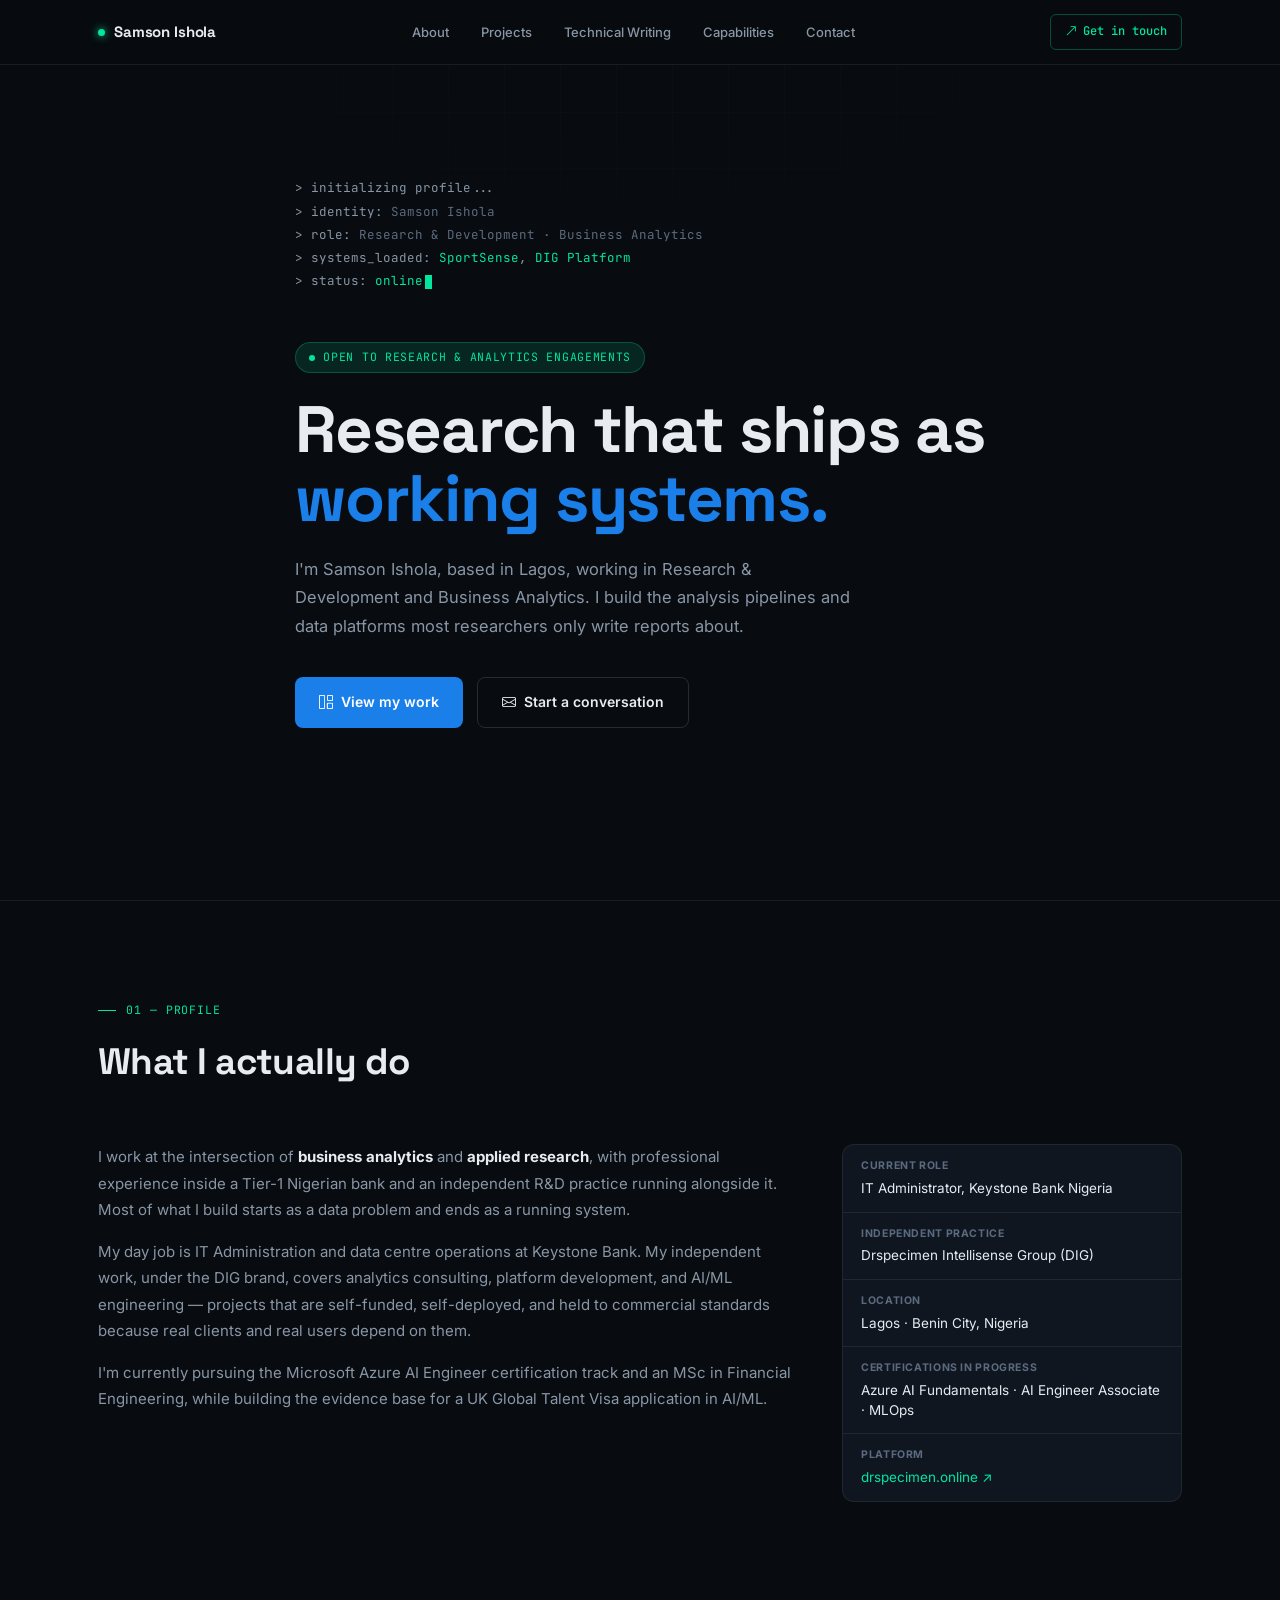
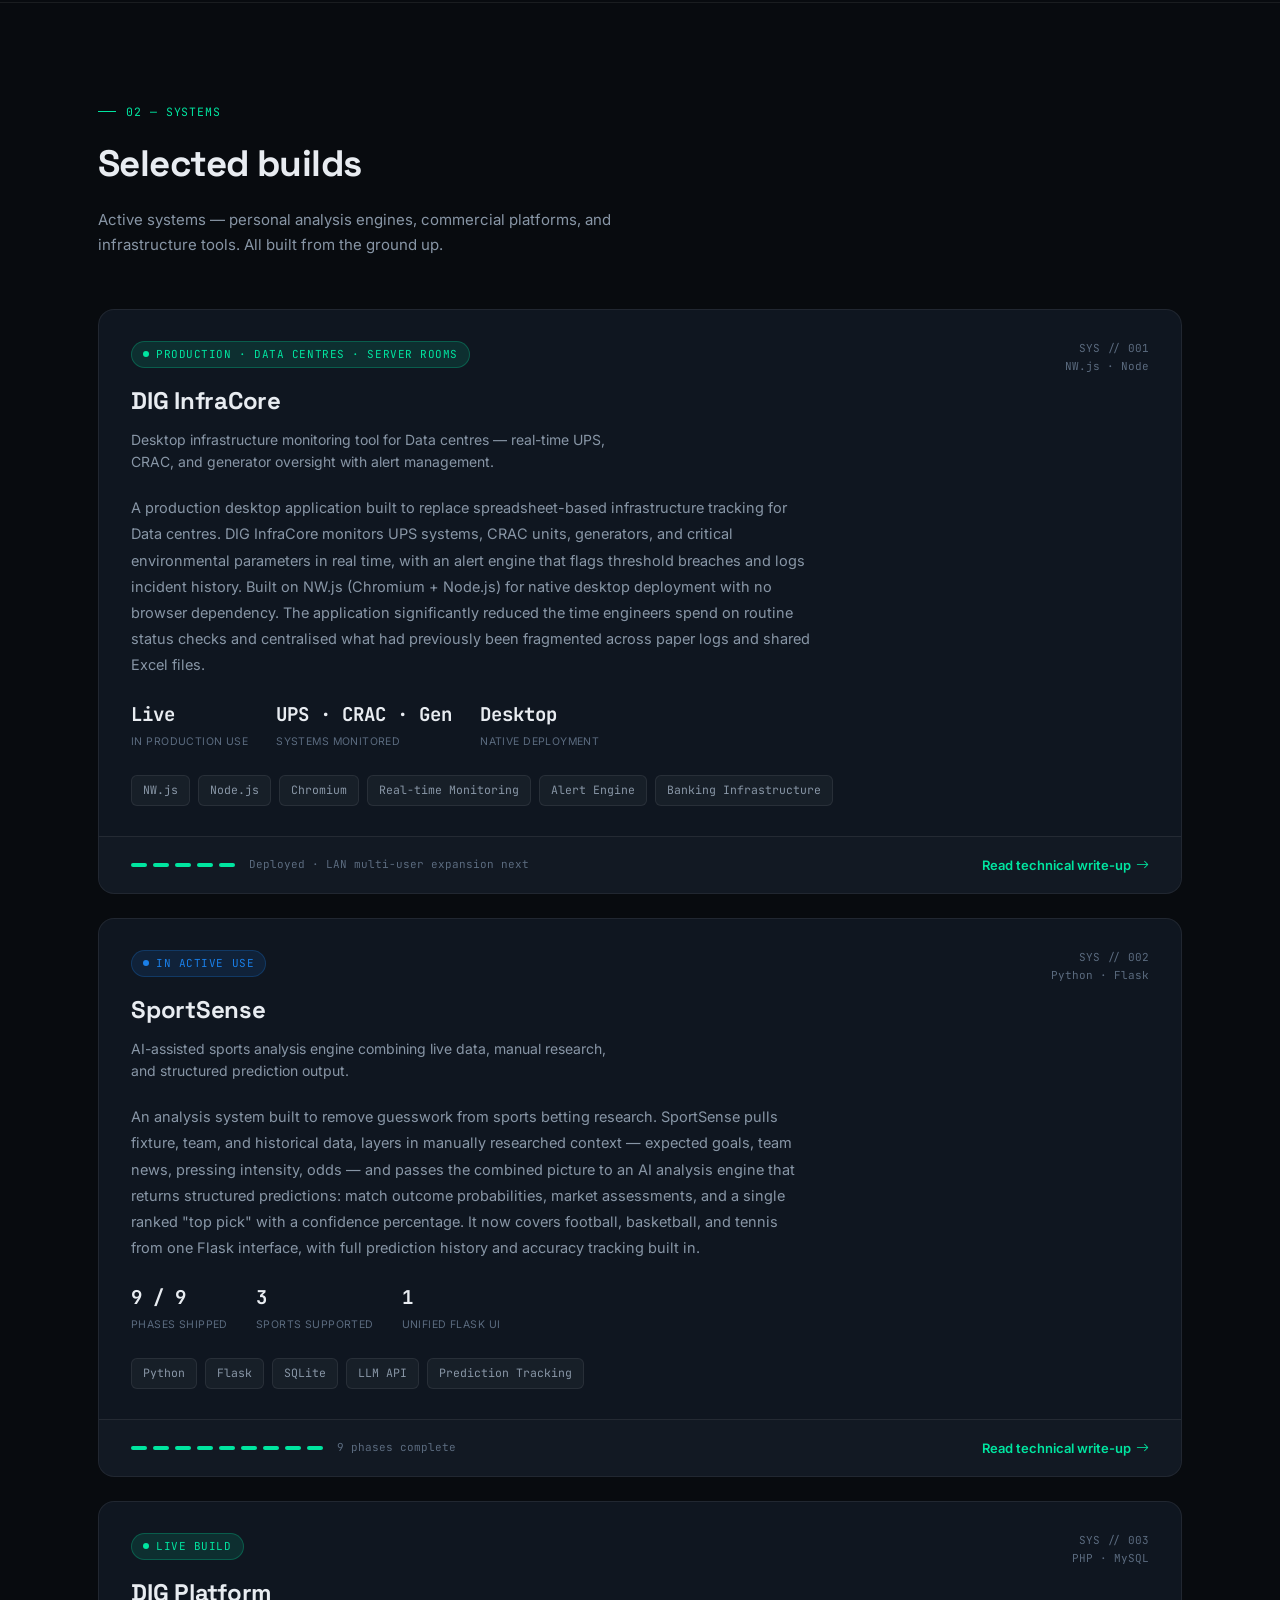
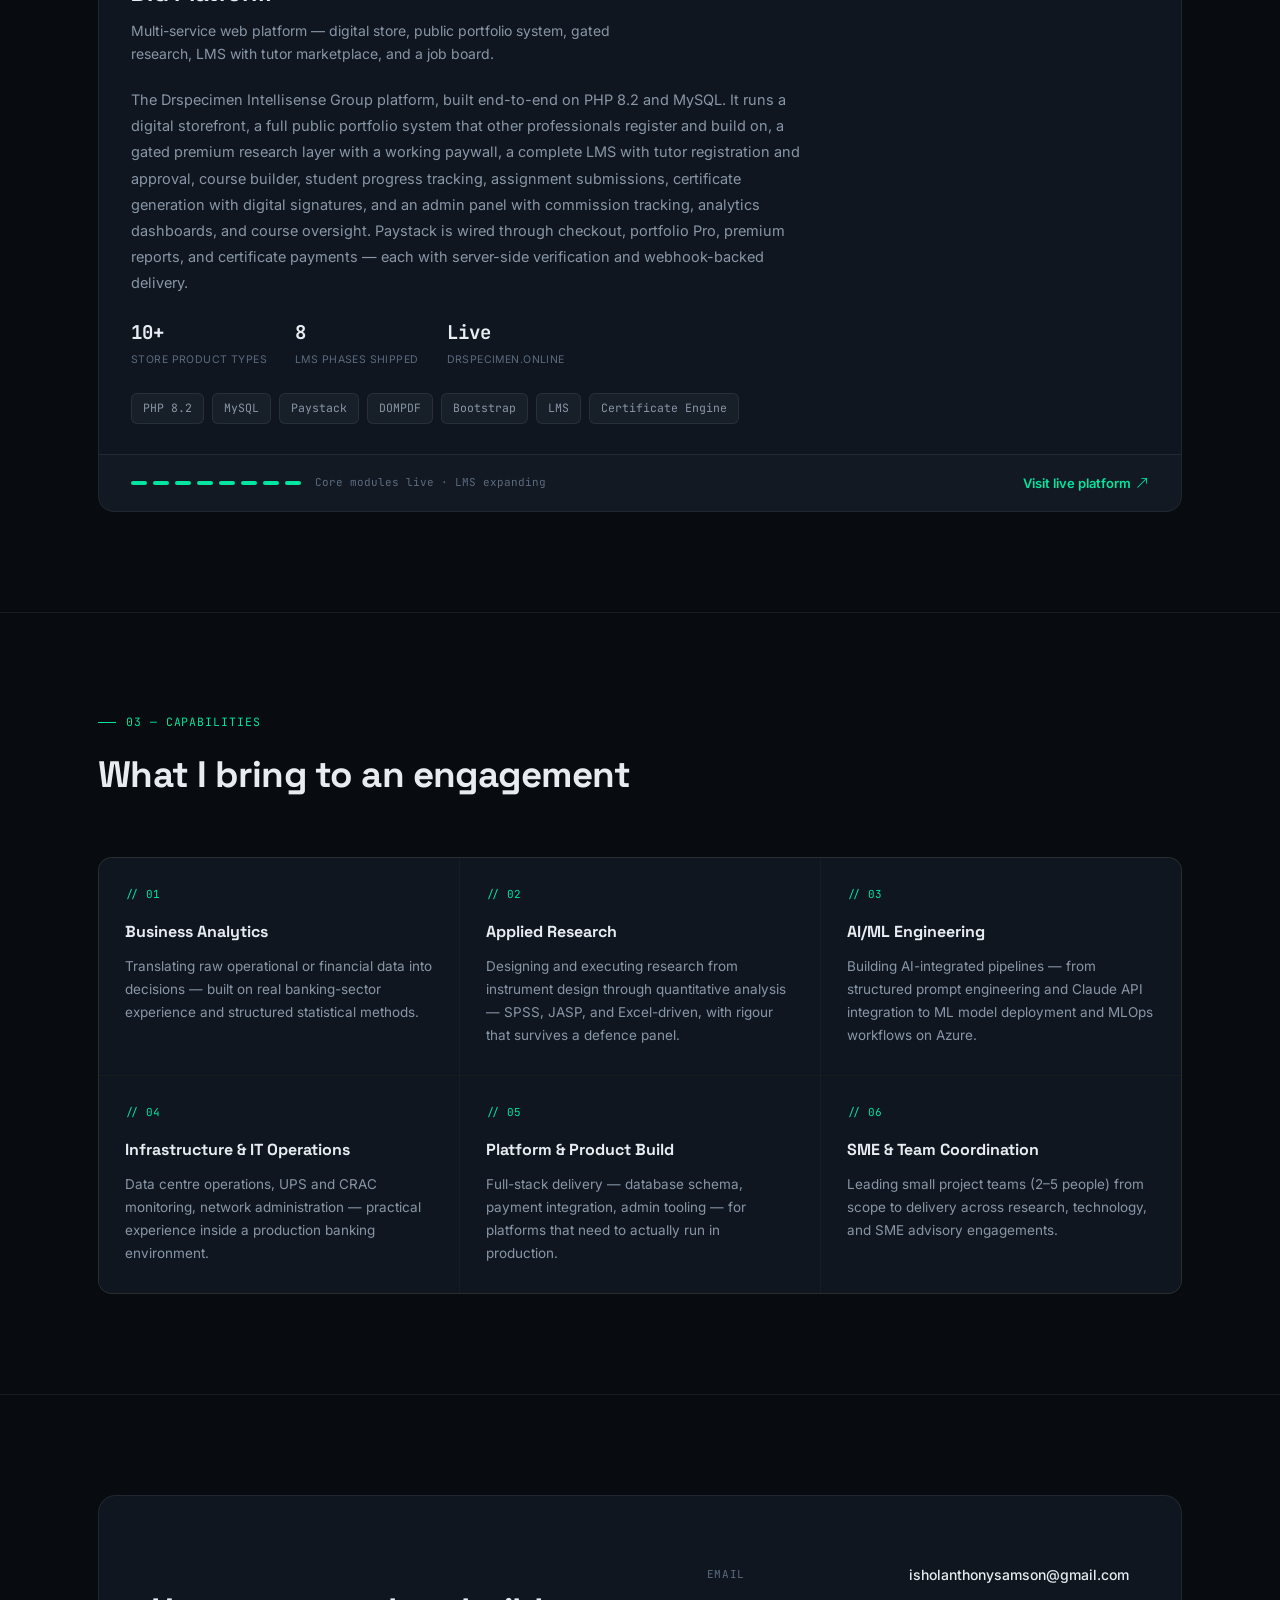
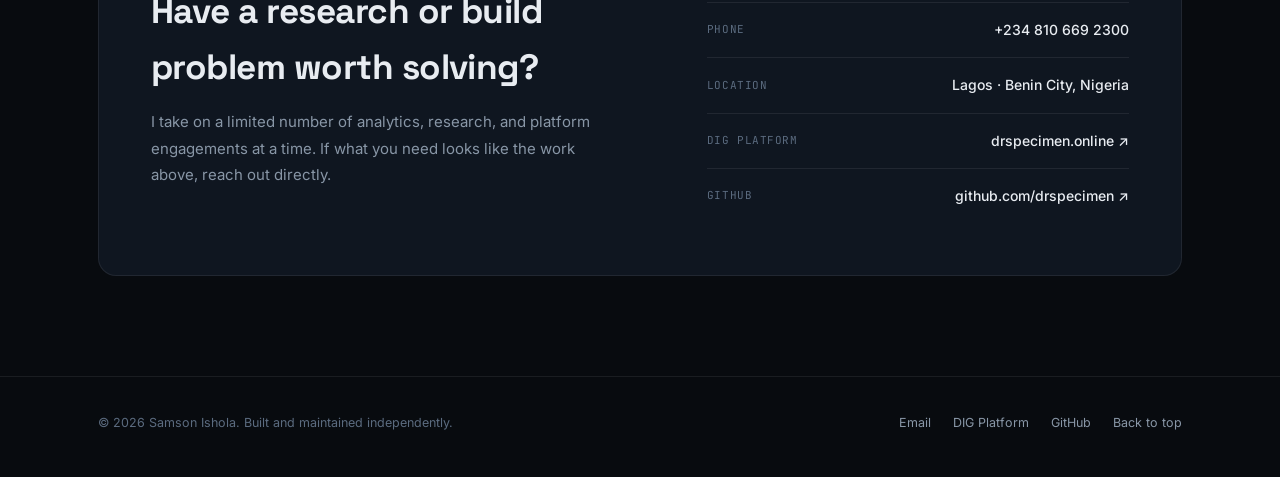
<file: index.html>
<!DOCTYPE html>
<html lang="en">
<head>
<meta charset="UTF-8">
<meta name="viewport" content="width=device-width, initial-scale=1.0">
<title>Samson Ishola — R&D, Business Analytics, AI/ML Engineering</title>
<meta name="description" content="Samson Ishola — Research & Development professional and AI/ML Engineer. Building data-driven systems including SportSense, DIG InfraCore, and the DIG Platform.">
<meta property="og:title" content="Samson Ishola — R&D & AI/ML Engineering">
<meta property="og:description" content="Research that ships as working systems. Analytics, platform builds, and AI-integrated tools from Lagos, Nigeria.">
<meta property="og:type" content="website">

<link rel="preconnect" href="https://fonts.googleapis.com">
<link href="https://fonts.googleapis.com/css2?family=Inter:wght@400;500;600;700&family=Space+Grotesk:wght@500;600;700&family=JetBrains+Mono:wght@400;500;600&display=swap" rel="stylesheet">
<link href="https://cdn.jsdelivr.net/npm/bootstrap-icons@1.11.3/font/bootstrap-icons.css" rel="stylesheet">
<link rel="stylesheet" href="assets/css/style.css">
<link rel="stylesheet" href="assets/css/writing.css">
</head>
<body>

<div class="bg-grid"></div>

<!-- NAV -->
<nav class="nav">
  <div class="nav-inner">
    <a href="#top" class="nav-brand">
      <span class="dot"></span>
      Samson Ishola
    </a>
    <div class="nav-links">
      <a href="#about">About</a>
      <a href="#projects">Projects</a>
      <a href="projects/tech-writing.html">Technical Writing</a>
      <a href="#capabilities">Capabilities</a>
      <a href="#contact">Contact</a>
    </div>
    <a href="#contact" class="nav-cta">
      <i class="bi bi-arrow-up-right"></i> Get in touch
    </a>
    <button class="nav-toggle" id="navToggle" aria-label="Open menu">
      <i class="bi bi-list" style="font-size:20px;"></i>
    </button>
  </div>
</nav>

<div class="mobile-menu" id="mobileMenu">
  <a href="#about">About</a>
  <a href="#projects">Projects</a>
  <a href="#writing">Writing</a>
  <a href="#capabilities">Capabilities</a>
  <a href="#contact">Contact</a>
</div>

<!-- HERO -->
<header class="hero" id="top">
  <div class="container">
    <div class="boot-console" id="bootConsole" aria-hidden="true"></div>
    <div class="hero-content" id="heroContent">
      <div class="hero-eyebrow">
        <span class="pulse"></span>
        Open to research &amp; analytics engagements
      </div>
      <h1>
        Research that ships as<br>
        <span class="accent">working systems.</span>
      </h1>
      <p class="hero-sub">
        I'm Samson Ishola, based in Lagos, working in Research &amp; Development
        and Business Analytics. I build the analysis pipelines and data
        platforms most researchers only write reports about.
      </p>
      <div class="hero-actions">
        <a href="#projects" class="btn btn-primary">
          <i class="bi bi-grid-1x2"></i> View my work
        </a>
        <a href="#contact" class="btn btn-ghost">
          <i class="bi bi-envelope"></i> Start a conversation
        </a>
      </div>
    </div>
  </div>
</header>

<!-- ABOUT -->
<section class="section" id="about">
  <div class="container">
    <div class="section-head">
      <div class="section-tag">01 — Profile</div>
      <h2>What I actually do</h2>
    </div>
    <div class="about-grid">
      <div class="about-text">
        <p>
          I work at the intersection of <strong>business analytics</strong> and
          <strong>applied research</strong>, with professional experience inside
          a Tier-1 Nigerian bank and an independent R&amp;D practice running
          alongside it. Most of what I build starts as a data problem and ends
          as a running system.
        </p>
        <p>
          My day job is IT Administration and data centre operations at
          Keystone Bank. My independent work, under the DIG brand, covers
          analytics consulting, platform development, and AI/ML engineering —
          projects that are self-funded, self-deployed, and held to commercial
          standards because real clients and real users depend on them.
        </p>
        <p>
          I'm currently pursuing the Microsoft Azure AI Engineer certification
          track and an MSc in Financial Engineering, while building the
          evidence base for a UK Global Talent Visa application in AI/ML.
        </p>
      </div>
      <div class="about-meta">
        <div class="meta-block">
          <div class="meta-label">Current role</div>
          <div class="meta-val">IT Administrator, Keystone Bank Nigeria</div>
        </div>
        <div class="meta-block">
          <div class="meta-label">Independent practice</div>
          <div class="meta-val">Drspecimen Intellisense Group (DIG)</div>
        </div>
        <div class="meta-block">
          <div class="meta-label">Location</div>
          <div class="meta-val">Lagos · Benin City, Nigeria</div>
        </div>
        <div class="meta-block">
          <div class="meta-label">Certifications in progress</div>
          <div class="meta-val">Azure AI Fundamentals · AI Engineer Associate · MLOps</div>
        </div>
        <div class="meta-block">
          <div class="meta-label">Platform</div>
          <div class="meta-val"><a href="https://drspecimen.online" target="_blank" rel="noopener" style="color:var(--mint);">drspecimen.online ↗</a></div>
        </div>
      </div>
    </div>
  </div>
</section>

<!-- PROJECTS -->
<section class="section" id="projects">
  <div class="container">
    <div class="section-head">
      <div class="section-tag">02 — Systems</div>
      <h2>Selected builds</h2>
      <p>Active systems — personal analysis engines, commercial platforms, and infrastructure tools. All built from the ground up.</p>
    </div>

    <div class="projects-list">

      <!-- DIG InfraDash -->
      <div class="project-card">
        <div class="project-top">
          <div>
            <div class="project-status status-live">
              <span class="status-dot"></span> Production · Data Centres · Server Rooms
            </div>
            <div class="project-title">DIG InfraCore</div>
            <div class="project-tagline">
              Desktop infrastructure monitoring tool for Data centres —
              real-time UPS, CRAC, and generator oversight with alert management.
            </div>
          </div>
          <div class="project-id">SYS // 001<br>NW.js · Node</div>
        </div>

        <div class="project-body">
          <p class="project-desc">
            A production desktop application built to replace spreadsheet-based
            infrastructure tracking for Data centres. DIG InfraCore
            monitors UPS systems, CRAC units, generators, and critical
            environmental parameters in real time, with an alert engine that
            flags threshold breaches and logs incident history. Built on NW.js
            (Chromium + Node.js) for native desktop deployment with no
            browser dependency. The application significantly reduced the time
            engineers spend on routine status checks and centralised what had
            previously been fragmented across paper logs and shared Excel files.
          </p>

          <div class="metric-row">
            <div class="metric"><span class="num">Live</span><span class="lab">In production use</span></div>
            <div class="metric"><span class="num">UPS · CRAC · Gen</span><span class="lab">Systems monitored</span></div>
            <div class="metric"><span class="num">Desktop</span><span class="lab">Native deployment</span></div>
          </div>

          <div class="tag-row">
            <span class="stack-tag">NW.js</span>
            <span class="stack-tag">Node.js</span>
            <span class="stack-tag">Chromium</span>
            <span class="stack-tag">Real-time Monitoring</span>
            <span class="stack-tag">Alert Engine</span>
            <span class="stack-tag">Banking Infrastructure</span>
          </div>
        </div>

        <div class="project-footer">
          <div class="phase-track">
            <div class="phase-seg"></div><div class="phase-seg"></div>
            <div class="phase-seg"></div><div class="phase-seg"></div>
            <div class="phase-seg"></div>
            <span class="phase-label">Deployed · LAN multi-user expansion next</span>
          </div>
          <a href="projects/tech-writing.html" class="proj-link">
            Read technical write-up <i class="bi bi-arrow-right"></i>
          </a>
        </div>
      </div>

      <!-- SportSense -->
      <div class="project-card">
        <div class="project-top">
          <div>
            <div class="project-status status-build">
              <span class="status-dot"></span> In active use
            </div>
            <div class="project-title">SportSense</div>
            <div class="project-tagline">
              AI-assisted sports analysis engine combining live data,
              manual research, and structured prediction output.
            </div>
          </div>
          <div class="project-id">SYS // 002<br>Python · Flask</div>
        </div>

        <div class="project-body">
          <p class="project-desc">
            An analysis system built to remove guesswork from sports
            betting research. SportSense pulls fixture, team, and historical
            data, layers in manually researched context —
            expected goals, team news, pressing intensity, odds — and passes
            the combined picture to an AI analysis engine that returns
            structured predictions: match outcome probabilities, market
            assessments, and a single ranked "top pick" with a confidence
            percentage. It now covers football, basketball, and tennis from
            one Flask interface, with full prediction history and accuracy
            tracking built in.
          </p>

          <div class="metric-row">
            <div class="metric"><span class="num">9 / 9</span><span class="lab">Phases shipped</span></div>
            <div class="metric"><span class="num">3</span><span class="lab">Sports supported</span></div>
            <div class="metric"><span class="num">1</span><span class="lab">Unified Flask UI</span></div>
          </div>

          <div class="tag-row">
            <span class="stack-tag">Python</span>
            <span class="stack-tag">Flask</span>
            <span class="stack-tag">SQLite</span>
            <span class="stack-tag">LLM API</span>
            <span class="stack-tag">Prediction Tracking</span>
          </div>
        </div>

        <div class="project-footer">
          <div class="phase-track">
            <div class="phase-seg"></div><div class="phase-seg"></div><div class="phase-seg"></div>
            <div class="phase-seg"></div><div class="phase-seg"></div><div class="phase-seg"></div>
            <div class="phase-seg"></div><div class="phase-seg"></div><div class="phase-seg"></div>
            <span class="phase-label">9 phases complete</span>
          </div>
          <a href="projects/tech-writing.html" class="proj-link">
            Read technical write-up <i class="bi bi-arrow-right"></i>
          </a>
        </div>
      </div>

      <!-- DIG Platform -->
      <div class="project-card">
        <div class="project-top">
          <div>
            <div class="project-status status-live">
              <span class="status-dot"></span> Live build
            </div>
            <div class="project-title">DIG Platform</div>
            <div class="project-tagline">
              Multi-service web platform — digital store, public portfolio system,
              gated research, LMS with tutor marketplace, and a job board.
            </div>
          </div>
          <div class="project-id">SYS // 003<br>PHP · MySQL</div>
        </div>

        <div class="project-body">
          <p class="project-desc">
            The Drspecimen Intellisense Group platform, built end-to-end on
            PHP 8.2 and MySQL. It runs a digital storefront, a full public
            portfolio system that other professionals register and build on,
            a gated premium research layer with a working paywall, a complete
            LMS with tutor registration and approval, course builder, student
            progress tracking, assignment submissions, certificate generation
            with digital signatures, and an admin panel with commission tracking,
            analytics dashboards, and course oversight. Paystack is wired
            through checkout, portfolio Pro, premium reports, and certificate
            payments — each with server-side verification and webhook-backed
            delivery.
          </p>

          <div class="metric-row">
            <div class="metric"><span class="num">10+</span><span class="lab">Store product types</span></div>
            <div class="metric"><span class="num">8</span><span class="lab">LMS phases shipped</span></div>
            <div class="metric"><span class="num">Live</span><span class="lab">drspecimen.online</span></div>
          </div>

          <div class="tag-row">
            <span class="stack-tag">PHP 8.2</span>
            <span class="stack-tag">MySQL</span>
            <span class="stack-tag">Paystack</span>
            <span class="stack-tag">DOMPDF</span>
            <span class="stack-tag">Bootstrap</span>
            <span class="stack-tag">LMS</span>
            <span class="stack-tag">Certificate Engine</span>
          </div>
        </div>

        <div class="project-footer">
          <div class="phase-track">
            <div class="phase-seg"></div><div class="phase-seg"></div><div class="phase-seg"></div>
            <div class="phase-seg"></div><div class="phase-seg"></div><div class="phase-seg"></div>
            <div class="phase-seg"></div><div class="phase-seg"></div>
            <span class="phase-label">Core modules live · LMS expanding</span>
          </div>
          <a href="https://drspecimen.online" target="_blank" rel="noopener" class="proj-link">
            Visit live platform <i class="bi bi-arrow-up-right"></i>
          </a>
        </div>
      </div>

    </div>
  </div>
</section>


<!-- CAPABILITIES -->
<section class="section" id="capabilities">
  <div class="container">
    <div class="section-head">
      <div class="section-tag">03 — Capabilities</div>
      <h2>What I bring to an engagement</h2>
    </div>

    <div class="cap-grid">
      <div class="cap-cell">
        <div class="cap-icon">// 01</div>
        <h4>Business Analytics</h4>
        <p>Translating raw operational or financial data into decisions — built on real banking-sector experience and structured statistical methods.</p>
      </div>
      <div class="cap-cell">
        <div class="cap-icon">// 02</div>
        <h4>Applied Research</h4>
        <p>Designing and executing research from instrument design through quantitative analysis — SPSS, JASP, and Excel-driven, with rigour that survives a defence panel.</p>
      </div>
      <div class="cap-cell">
        <div class="cap-icon">// 03</div>
        <h4>AI/ML Engineering</h4>
        <p>Building AI-integrated pipelines — from structured prompt engineering and Claude API integration to ML model deployment and MLOps workflows on Azure.</p>
      </div>
      <div class="cap-cell">
        <div class="cap-icon">// 04</div>
        <h4>Infrastructure &amp; IT Operations</h4>
        <p>Data centre operations, UPS and CRAC monitoring, network administration — practical experience inside a production banking environment.</p>
      </div>
      <div class="cap-cell">
        <div class="cap-icon">// 05</div>
        <h4>Platform &amp; Product Build</h4>
        <p>Full-stack delivery — database schema, payment integration, admin tooling — for platforms that need to actually run in production.</p>
      </div>
      <div class="cap-cell">
        <div class="cap-icon">// 06</div>
        <h4>SME &amp; Team Coordination</h4>
        <p>Leading small project teams (2–5 people) from scope to delivery across research, technology, and SME advisory engagements.</p>
      </div>
    </div>
  </div>
</section>

<!-- CONTACT -->
<section class="section" id="contact">
  <div class="container">
    <div class="contact-panel">
      <div>
        <h2>Have a research or build problem worth solving?</h2>
        <p>
          I take on a limited number of analytics, research, and platform
          engagements at a time. If what you need looks like the work above,
          reach out directly.
        </p>
      </div>
      <div class="contact-list">
        <div class="contact-row">
          <span class="k">Email</span>
          <a class="v" href="mailto:isholanthonysamson@gmail.com">isholanthonysamson@gmail.com</a>
        </div>
        <div class="contact-row">
          <span class="k">Phone</span>
          <a class="v" href="tel:+2348106692300">+234 810 669 2300</a>
        </div>
        <div class="contact-row">
          <span class="k">Location</span>
          <span class="v">Lagos · Benin City, Nigeria</span>
        </div>
        <div class="contact-row">
          <span class="k">DIG Platform</span>
          <a class="v" href="https://drspecimen.online" target="_blank" rel="noopener">drspecimen.online ↗</a>
        </div>
        <div class="contact-row">
          <span class="k">GitHub</span>
          <a class="v" href="https://github.com/drspecimen" target="_blank" rel="noopener">github.com/drspecimen ↗</a>
        </div>
      </div>
    </div>
  </div>
</section>

<!-- FOOTER -->
<footer class="site-footer">
  <div class="container">
    <div class="footer-inner">
      <small>&copy; <span id="year"></span> Samson Ishola. Built and maintained independently.</small>
      <div class="footer-links">
        <a href="mailto:isholanthonysamson@gmail.com">Email</a>
        <a href="https://drspecimen.online" target="_blank" rel="noopener">DIG Platform</a>
        <a href="https://github.com/drspecimen" target="_blank" rel="noopener">GitHub</a>
        <a href="#top">Back to top</a>
      </div>
    </div>
  </div>
</footer>

<script src="assets/js/main.js"></script>
<script>
function toggleWriting(id) {
  const article = document.getElementById(id);
  const body    = document.getElementById(id + '-body');
  const btn     = article.querySelector('.writing-toggle');
  const icon    = btn.querySelector('.wt-chevron i');
  const isOpen  = !body.hidden;

  body.hidden = isOpen;
  btn.setAttribute('aria-expanded', String(!isOpen));
  icon.className = isOpen ? 'bi bi-chevron-down' : 'bi bi-chevron-up';
  article.classList.toggle('open', !isOpen);

  if (!isOpen) {
    setTimeout(() => article.scrollIntoView({ behavior:'smooth', block:'nearest' }), 50);
  }
}
</script>
</body>
</html>
</file>
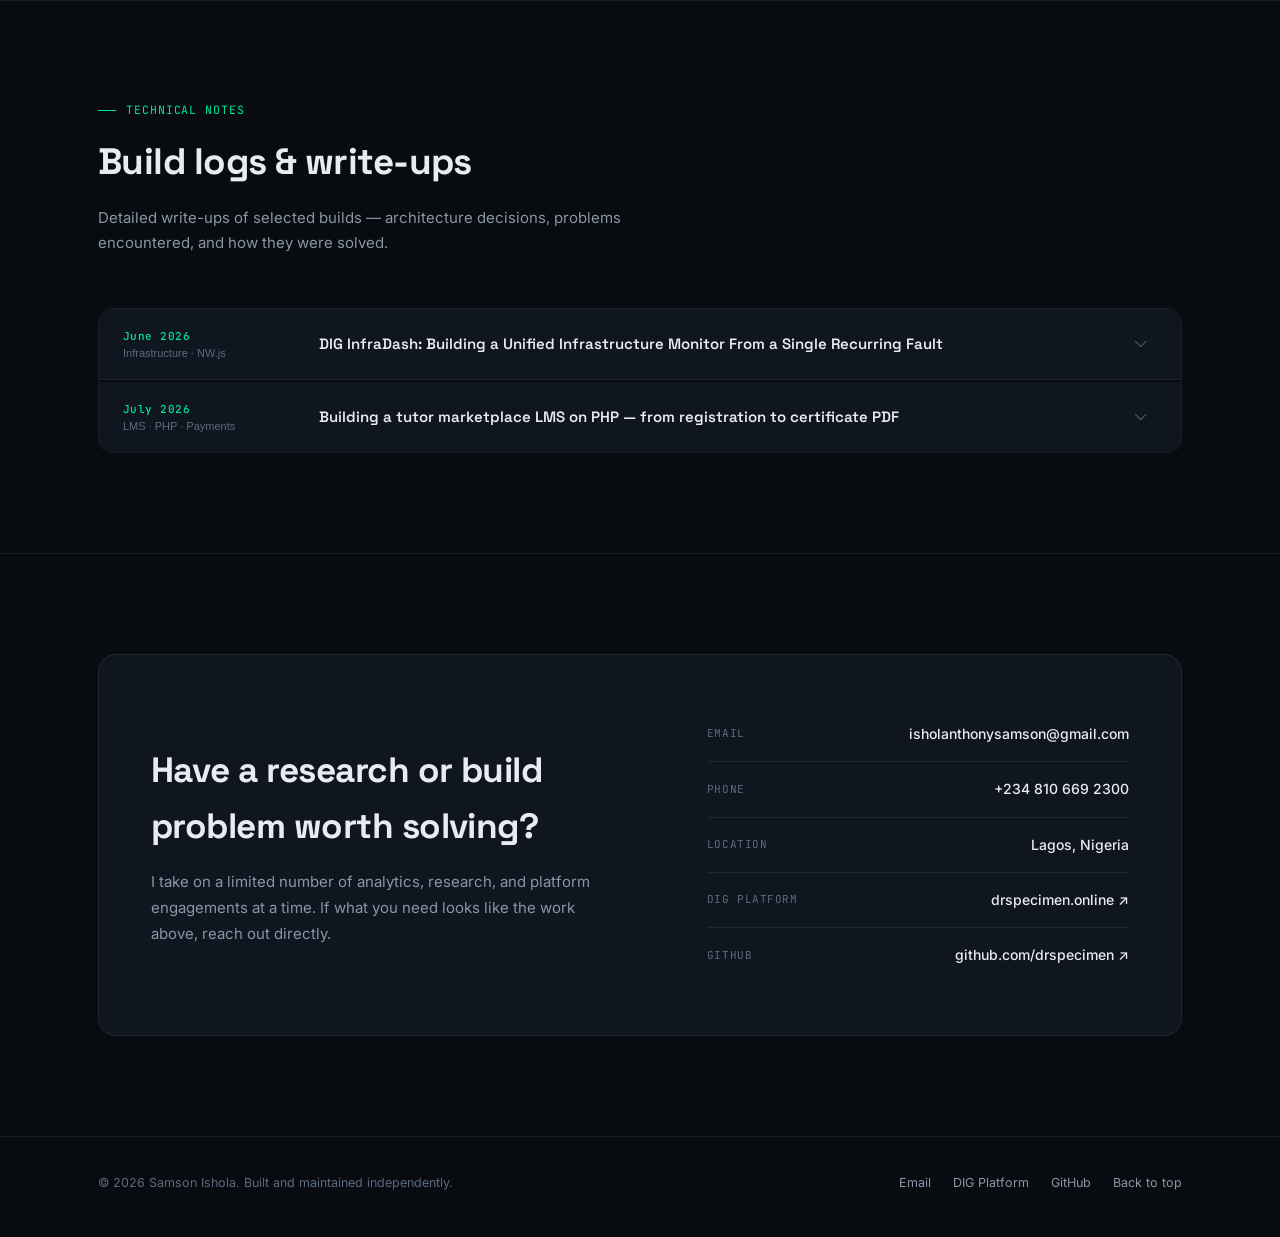
<file: projects/infra-core.html>
<!DOCTYPE html>
<html lang="en">
<head>
<meta charset="UTF-8">
<meta name="viewport" content="width=device-width, initial-scale=1.0">
<title>Samson Seun Ishola — R&D, Business Analytics, AI/ML Engineering</title>
<meta name="description" content="Samson Seun Ishola — Research & Development professional and AI/ML Engineer. Building data-driven systems including SportSense, DIG InfraCore, and the DIG Platform.">
<meta property="og:title" content="Samson Ishola — R&D & AI/ML Engineering">
<meta property="og:description" content="Research that ships as working systems. Analytics, platform builds, and AI-integrated tools from Lagos, Nigeria.">
<meta property="og:type" content="website">

<link rel="preconnect" href="https://fonts.googleapis.com">
<link href="https://fonts.googleapis.com/css2?family=Inter:wght@400;500;600;700&family=Space+Grotesk:wght@500;600;700&family=JetBrains+Mono:wght@400;500;600&display=swap" rel="stylesheet">
<link href="https://cdn.jsdelivr.net/npm/bootstrap-icons@1.11.3/font/bootstrap-icons.css" rel="stylesheet">
<link rel="stylesheet" href="assets/css/style.css">
<link rel="stylesheet" href="assets/css/writing.css">
</head>
<body>

<!-- TECHNICAL WRITING -->
<section class="section" id="writing">
  <div class="container">
    <div class="section-head">
      <div class="section-tag">Technical Notes</div>
      <h2>Build logs &amp; write-ups</h2>
      <p>Detailed write-ups of selected builds — architecture decisions, problems encountered, and how they were solved.</p>
    </div>

    <div class="writing-list">

      <!-- Entry 1 — DIG InfraCore -->
      <article class="writing-entry" id="note-infracore">
        <button class="writing-toggle" onclick="toggleWriting('note-infracore')" aria-expanded="false">
          <div class="wt-left">
            <span class="wt-date">June 2026</span>
            <span class="wt-tag">Infrastructure · NW.js</span>
          </div>
          <div class="wt-title">
            DIG InfraDash: Building a Unified Infrastructure Monitor From a Single Recurring Fault
          </div>
          <div class="wt-chevron"><i class="bi bi-chevron-down"></i></div>
        </button>

        <div class="writing-body" id="note-infracore-body" hidden>
          <div class="writing-content">
            <h3>NETWORK MONITOR (INFRADASH)</h3>
            <p>
              Troubleshooting a recurring fault on a Socomec Delphys Green 2.0 UPS
		where its network management card would silently lose its web interface every few hours, 
		while still responding to ping, with the only recovery path being a manual Telnet session to force-restart the agent. 
		Diagnosing that single device exposed a much larger need, 
		existence of a single place to see the health of all connected infrastructure at once 
		and a historical record of downtime to support escalation with vendors.

		Some Organizations running physical infrastructure, including data centers, and server rooms, 
		typically rely on a patchwork of web interfaces with no centralized visibility. 
            </p>


            <h3>This creates several recurring operational issues:</h3>
            <ul>
              <li>No single dashboard to see which devices are online, degraded, or offline at a glance,</li>
              <li>No historical uptime data to support root-cause analysis or vendor escalation,</li>
              <li>Browser-based dashboard approaches are fragile in practice,
		 cross-origin restrictions and iframe security policies block full navigation into vendor login pages and multi-step interfaces, 
		which means an embedded dashboard often cannot actually drive the underlying device, and</li>
              <li>No lightweight, low-cost way to deploy a monitoring layer without committing to expensive enterprise DCIM platforms</li>
            </ul>

            <p>
              That need became the starting point for InfraDash. 
            </p>

		
            <h3>Scoped around fouz core objectives:</h3>
            <ol>
              <li>Build a single desktop application that consolidates access to multiple infrastructure web interfaces, 
		including UPS, CCTV, and environmental sensors, with the ability to extend to any future IP-based system.</li>
              <li>Provide continuous uptime monitoring with historical visualisation, not just a point-in-time status check.</li>
              <li>Guarantee full, unrestricted browser-grade navigation into each device's native web interface, 
		solving the iframe and cross-origin limitations that break most lightweight dashboard approaches.</li>
            </ol>


            <h3>Design and Architecture</h3>
            <p>
              The first prototype used HTML iframes to embed device interfaces inside a browser dashboard. 
		This failed quickly and instructively: most embedded systems enforce frame-blocking policies and block iframe navigation outright, 
		meaning a login page might load but subsequent navigation, 
		such as clicking into a UPS configuration menu or following a CCTV login redirect, 
		simply would not work. This was the key design lesson of the project: 
		a monitoring dashboard for real hardware needs a real browser engine per device, not a sandboxed iframe.
		That led to a deliberate architectural pivot toward a desktop application built on NW.js, using a native embedded browser tag that runs a full, 
		isolated Chromium instance per connected device. This single decision solved the navigation problem completely. CCTV redirects, multi-step UPS configuration menus, 
		and authentication flows now behave exactly as they would in a standalone browser tab, regardless of vendor. 
            </p>


            <h3>Core components implemented:</h3>
            <ul>
              <li>Tabbed device sessions, where each device opens in its own persistent tab with full page state preserved and instantly switchable,</li>
              <li>Live ping-based health monitoring, with a background process polling every registered device at a configurable interval and logging uptime and downtime events with timestamps,</li>
              <li>A dashboard analytics layer showing aggregate stats such as online and offline counts, average uptime, category breakdown, a 24-hour uptime visualisation per device, and a recent events feed,</li>
              <li>An auto-rotate display mode that cycles through all open device tabs at a configurable interval, designed for use on a wall-mounted operations-style monitor,</li>
              <li>A full-view kiosk mode with an integrated screen wake lock, which removes all interface chrome and prevents the display from sleeping, allowing the dashboard to run unattended on a dedicated screen,</li>
              <li>A built-in CLI terminal panel, styled after a code editor's integrated terminal, offering direct ping, traceroute, ipconfig, and arbitrary command access per device,</li>
              <li>A white-label branding system allowing organisation name, window title, 
		and logo to be fully edited from within the application, including a live-updating taskbar and window icon, 
		with no source code access required, alongside a factory reset option to return the application to a clean default state, and</li>
              <li>Persistent local storage for device lists, uptime history, and configuration, with export and import support for backup or migration between machines.</li>
            </ul>


            <h3>Implementation</h3>
            <p>
              The application is built entirely in HTML, CSS, and JavaScript, running inside NW.js, 
		which provides direct Node.js access from within the application itself. 
		This enables native operating system interaction, including process spawning for the terminal, 
		system calls for the screen wake lock, and file system access for persistent configuration, 
		without requiring a separate backend server. The entire stack is self-contained in a single distributable folder, 
		with no external dependencies or internet access required at runtime.
		For distribution, the application is packaged using Inno Setup into a standard Windows installer, 
		allowing staff to install it like any commercial desktop application, complete with Start Menu and desktop shortcuts. 
            </p>


            <!-- Screenshot placeholder — replace src with real screenshot -->
            <div class="screenshot-grid">
              <div class="screenshot-placeholder">
                <i class="bi bi-display"></i>
                <span>Dashboard screenshot</span>
                <small>Add screenshot: assets/img/infracore-dashboard.png</small>
              </div>
              <div class="screenshot-placeholder">
                <i class="bi bi-bell"></i>
                <span>Alert panel</span>
                <small>Add screenshot: assets/img/infracore-alerts.png</small>
              </div>
            </div>


            <h3>Deployment</h3>
            <p>
              The tool is currently deployed for internal infrastructure monitoring. 
		The architecture is intentionally general-purpose: any IP-addressable device with a web interface, 
		including IoT devices, network switches, routers, firewalls, printers, and access control systems, 
		can be added through the interface without any code changes, 
		making it suitable for branch network monitoring as well as data centre and server room use cases. 
            </p>

	    
            <div class="writing-tags">
              <span>NW.js</span><span>Node.js</span><span>Infrastructure</span>
              <span>Banking</span><span>Desktop App</span>
            </div>
          </div>
        </div>
      </article>

      <!-- Entry 2 — DIG LMS -->
      <article class="writing-entry" id="note-lms">
        <button class="writing-toggle" onclick="toggleWriting('note-lms')" aria-expanded="false">
          <div class="wt-left">
            <span class="wt-date">July 2026</span>
            <span class="wt-tag">LMS · PHP · Payments</span>
          </div>
          <div class="wt-title">
            Building a tutor marketplace LMS on PHP — from registration to certificate PDF
          </div>
          <div class="wt-chevron"><i class="bi bi-chevron-down"></i></div>
        </button>

        <div class="writing-body" id="note-lms-body" hidden>
          <div class="writing-content">
            <h3>Scope</h3>
            <p>
              The DIG Courses module adds a full learning management system to
              the DIG Platform — tutor registration with admin approval, a
              drag-and-drop course builder, student enrollment with Paystack
              payment handling, lesson progress tracking, assignment submissions,
              discussion forums per course, and certificate generation as a
              signed PDF.
            </p>

            <h3>The enrollment isolation problem</h3>
            <p>
              An early version of the system used a browser cookie keyed only
              by <code>course_id</code> to track enrollment. This meant that if
              two students used the same browser on the same device, the second
              student would see the first student's progress, completion status,
              and certificate — including the wrong name on the certificate.
              The fix was to remove cookie-based enrollment detection entirely
              from all page-render files and scope every lookup to the logged-in
              student's session email: <code>WHERE course_id = :cid AND student_email = :email</code>.
            </p>

            <h3>Certificate generation</h3>
            <p>
              Certificates are generated as A4 landscape PDFs using DOMPDF.
              The template embeds: the student's name, course title, issue date,
              a unique credential ID, the tutor's drawn signature (captured as
              a base64 PNG from a canvas pad in the tutor dashboard), and the
              DIG founder signature. All images are embedded as base64 data URIs
              so DOMPDF doesn't need HTTP access. The PHP GD extension is
              required — a dependency that's easy to miss on fresh XAMPP setups.
            </p>

            <h3>Commission tracking</h3>
            <p>
              When a paid course sells, the platform records the gross amount,
              the DIG platform fee (configurable in admin settings), and the
              tutor's cut in a <code>tutor_earnings</code> table. Admins can
              review per-tutor balances, see bank details, and mark payouts as
              completed. A key bug fixed during build: <code>getSetting()</code>
              returns an empty string for missing keys, not <code>null</code>,
              so using <code>??</code> instead of <code>?:</code> caused the
              commission rate to silently evaluate to 0%.
            </p>

            <div class="screenshot-grid">
              <div class="screenshot-placeholder">
                <i class="bi bi-mortarboard"></i>
                <span>Course builder</span>
                <small>Add screenshot: assets/img/lms-builder.png</small>
              </div>
              <div class="screenshot-placeholder">
                <i class="bi bi-award"></i>
                <span>Certificate PDF output</span>
                <small>Add screenshot: assets/img/lms-cert.png</small>
              </div>
            </div>

            <div class="writing-tags">
              <span>PHP 8.2</span><span>MySQL</span><span>DOMPDF</span>
              <span>Paystack</span><span>LMS</span><span>Certificate Generation</span>
            </div>
          </div>
        </div>
      </article>

      <!-- Add more entries here — template below -->
      <!--
      <article class="writing-entry" id="note-YOUR-ID">
        <button class="writing-toggle" onclick="toggleWriting('note-YOUR-ID')" aria-expanded="false">
          <div class="wt-left">
            <span class="wt-date">Month Year</span>
            <span class="wt-tag">Topic · Stack</span>
          </div>
          <div class="wt-title">Your title here</div>
          <div class="wt-chevron"><i class="bi bi-chevron-down"></i></div>
        </button>
        <div class="writing-body" id="note-YOUR-ID-body" hidden>
          <div class="writing-content">
            <h3>Section</h3>
            <p>Content here.</p>
            <div class="screenshot-grid">
              <div class="screenshot-placeholder">
                <i class="bi bi-image"></i>
                <span>Label</span>
                <small>assets/img/filename.png</small>
              </div>
            </div>
          </div>
        </div>
      </article>
      -->

    </div>
  </div>
</section>

<!-- CONTACT -->
<section class="section" id="contact">
  <div class="container">
    <div class="contact-panel">
      <div>
        <h2>Have a research or build problem worth solving?</h2>
        <p>
          I take on a limited number of analytics, research, and platform
          engagements at a time. If what you need looks like the work above,
          reach out directly.
        </p>
      </div>
      <div class="contact-list">
        <div class="contact-row">
          <span class="k">Email</span>
          <a class="v" href="mailto:isholanthonysamson@gmail.com">isholanthonysamson@gmail.com</a>
        </div>
        <div class="contact-row">
          <span class="k">Phone</span>
          <a class="v" href="tel:+2348106692300">+234 810 669 2300</a>
        </div>
        <div class="contact-row">
          <span class="k">Location</span>
          <span class="v">Lagos, Nigeria</span>
        </div>
        <div class="contact-row">
          <span class="k">DIG Platform</span>
          <a class="v" href="https://drspecimen.online" target="_blank" rel="noopener">drspecimen.online ↗</a>
        </div>
        <div class="contact-row">
          <span class="k">GitHub</span>
          <a class="v" href="https://github.com/drspecimen" target="_blank" rel="noopener">github.com/drspecimen ↗</a>
        </div>
      </div>
    </div>
  </div>
</section>

<!-- FOOTER -->
<footer class="site-footer">
  <div class="container">
    <div class="footer-inner">
      <small>&copy; <span id="year"></span> Samson Ishola. Built and maintained independently.</small>
      <div class="footer-links">
        <a href="mailto:isholanthonysamson@gmail.com">Email</a>
        <a href="https://drspecimen.online" target="_blank" rel="noopener">DIG Platform</a>
        <a href="https://github.com/drspecimen" target="_blank" rel="noopener">GitHub</a>
        <a href="#top">Back to top</a>
      </div>
    </div>
  </div>
</footer>

<script src="assets/js/main.js"></script>
<script>
function toggleWriting(id) {
  const article = document.getElementById(id);
  const body    = document.getElementById(id + '-body');
  const btn     = article.querySelector('.writing-toggle');
  const icon    = btn.querySelector('.wt-chevron i');
  const isOpen  = !body.hidden;

  body.hidden = isOpen;
  btn.setAttribute('aria-expanded', String(!isOpen));
  icon.className = isOpen ? 'bi bi-chevron-down' : 'bi bi-chevron-up';
  article.classList.toggle('open', !isOpen);

  if (!isOpen) {
    setTimeout(() => article.scrollIntoView({ behavior:'smooth', block:'nearest' }), 50);
  }
}
</script>
</body>
</html>
</file>
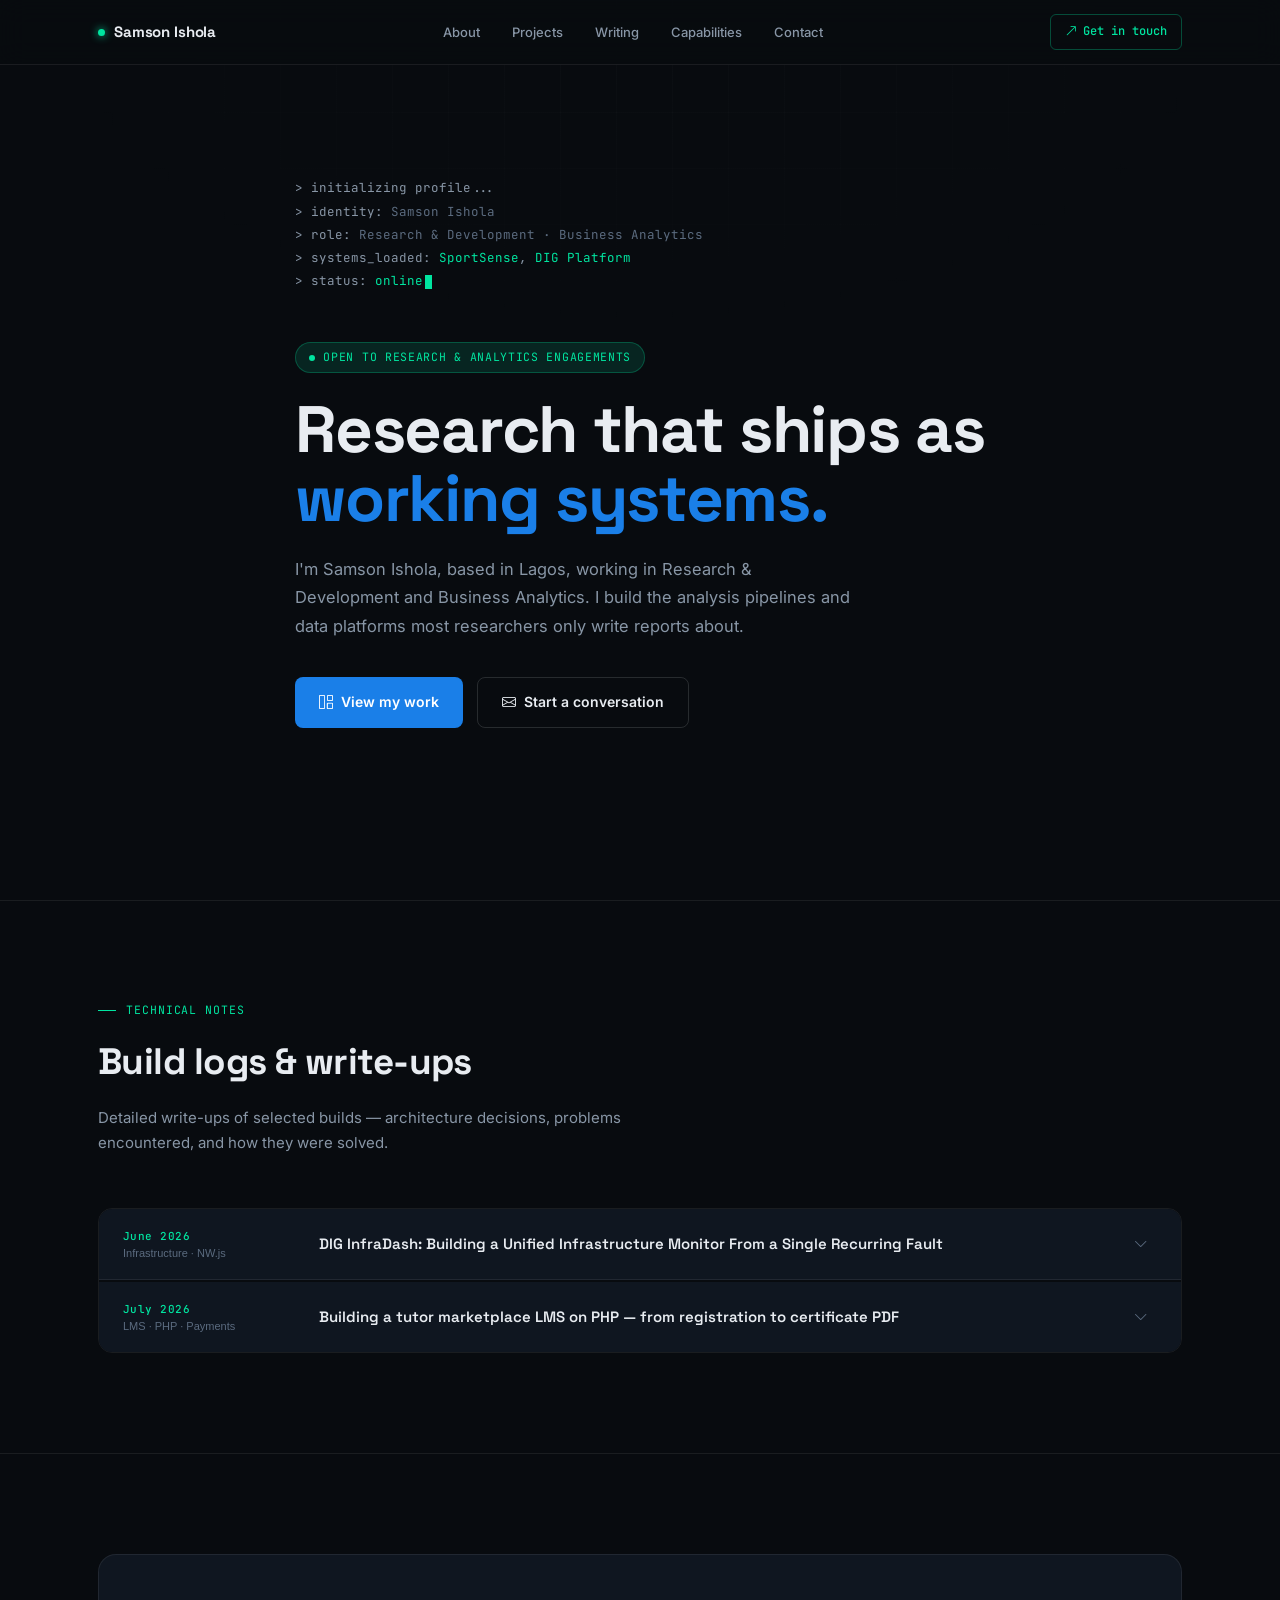
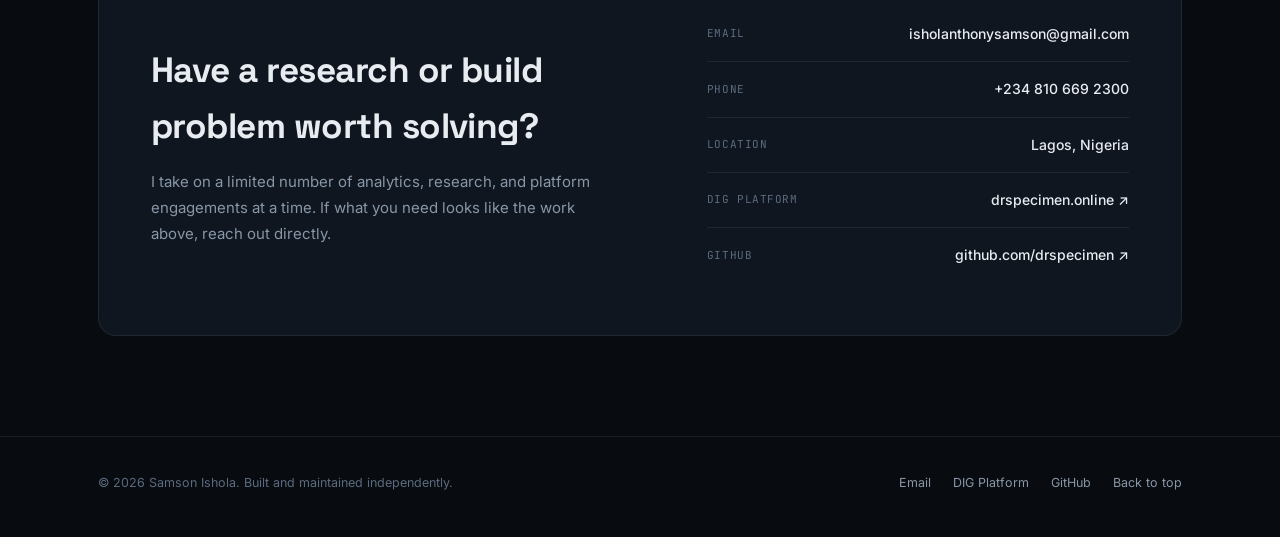
<file: projects/projects.html>
<!DOCTYPE html>
<html lang="en">
<head>
<meta charset="UTF-8">
<meta name="viewport" content="width=device-width, initial-scale=1.0">
<title>Samson Seun Ishola — R&D, Business Analytics, AI/ML Engineering</title>
<meta name="description" content="Samson Seun Ishola — Research & Development professional and AI/ML Engineer. Building data-driven systems including SportSense, DIG InfraCore, and the DIG Platform.">
<meta property="og:title" content="Samson Ishola — R&D & AI/ML Engineering">
<meta property="og:description" content="Research that ships as working systems. Analytics, platform builds, and AI-integrated tools from Lagos, Nigeria.">
<meta property="og:type" content="website">

<link rel="preconnect" href="https://fonts.googleapis.com">
<link href="https://fonts.googleapis.com/css2?family=Inter:wght@400;500;600;700&family=Space+Grotesk:wght@500;600;700&family=JetBrains+Mono:wght@400;500;600&display=swap" rel="stylesheet">
<link href="https://cdn.jsdelivr.net/npm/bootstrap-icons@1.11.3/font/bootstrap-icons.css" rel="stylesheet">
<link rel="stylesheet" href="assets/css/style.css">
<link rel="stylesheet" href="assets/css/writing.css">
</head>
<body>

<div class="bg-grid"></div>

<!-- NAV -->
<nav class="nav">
  <div class="nav-inner">
    <a href="#top" class="nav-brand">
      <span class="dot"></span>
      Samson Ishola
    </a>
    <div class="nav-links">
      <a href="#about">About</a>
      <a href="projects/projects.html">Projects</a>
      <a href="#writing">Writing</a>
      <a href="#capabilities">Capabilities</a>
      <a href="#contact">Contact</a>
    </div>
    <a href="#contact" class="nav-cta">
      <i class="bi bi-arrow-up-right"></i> Get in touch
    </a>
    <button class="nav-toggle" id="navToggle" aria-label="Open menu">
      <i class="bi bi-list" style="font-size:20px;"></i>
    </button>
  </div>
</nav>

<div class="mobile-menu" id="mobileMenu">
  	<a href="../index.html">Home</a>
	<a href="#writing">Writing</a>
  <a href="#contact">Contact</a>
</div>

<!-- HERO -->
<header class="hero" id="top">
  <div class="container">
    <div class="boot-console" id="bootConsole" aria-hidden="true"></div>
    <div class="hero-content" id="heroContent">
      <div class="hero-eyebrow">
        <span class="pulse"></span>
        Open to research &amp; analytics engagements
      </div>
      <h1>
        Research that ships as<br>
        <span class="accent">working systems.</span>
      </h1>
      <p class="hero-sub">
        I'm Samson Ishola, based in Lagos, working in Research &amp; Development
        and Business Analytics. I build the analysis pipelines and data
        platforms most researchers only write reports about.
      </p>
      <div class="hero-actions">
        <a href="#projects" class="btn btn-primary">
          <i class="bi bi-grid-1x2"></i> View my work
        </a>
        <a href="#contact" class="btn btn-ghost">
          <i class="bi bi-envelope"></i> Start a conversation
        </a>
      </div>
    </div>
  </div>
</header>

<!-- TECHNICAL WRITING -->
<section class="section" id="writing">
  <div class="container">
    <div class="section-head">
      <div class="section-tag">Technical Notes</div>
      <h2>Build logs &amp; write-ups</h2>
      <p>Detailed write-ups of selected builds — architecture decisions, problems encountered, and how they were solved.</p>
    </div>

    <div class="writing-list">

      <!-- Entry 1 — DIG InfraCore -->
      <article class="writing-entry" id="note-infracore">
        <button class="writing-toggle" onclick="toggleWriting('note-infracore')" aria-expanded="false">
          <div class="wt-left">
            <span class="wt-date">June 2026</span>
            <span class="wt-tag">Infrastructure · NW.js</span>
          </div>
          <div class="wt-title">
            DIG InfraDash: Building a Unified Infrastructure Monitor From a Single Recurring Fault
          </div>
          <div class="wt-chevron"><i class="bi bi-chevron-down"></i></div>
        </button>

        <div class="writing-body" id="note-infracore-body" hidden>
          <div class="writing-content">
            <h3>NETWORK MONITOR (INFRADASH)</h3>
            <p>
              Troubleshooting a recurring fault on a Socomec Delphys Green 2.0 UPS
		where its network management card would silently lose its web interface every few hours, 
		while still responding to ping, with the only recovery path being a manual Telnet session to force-restart the agent. 
		Diagnosing that single device exposed a much larger need, 
		existence of a single place to see the health of all connected infrastructure at once 
		and a historical record of downtime to support escalation with vendors.

		Some Organizations running physical infrastructure, including data centers, and server rooms, 
		typically rely on a patchwork of web interfaces with no centralized visibility. 
            </p>


            <h3>This creates several recurring operational issues:</h3>
            <ul>
              <li>No single dashboard to see which devices are online, degraded, or offline at a glance,</li>
              <li>No historical uptime data to support root-cause analysis or vendor escalation,</li>
              <li>Browser-based dashboard approaches are fragile in practice,
		 cross-origin restrictions and iframe security policies block full navigation into vendor login pages and multi-step interfaces, 
		which means an embedded dashboard often cannot actually drive the underlying device, and</li>
              <li>No lightweight, low-cost way to deploy a monitoring layer without committing to expensive enterprise DCIM platforms</li>
            </ul>

            <p>
              That need became the starting point for InfraDash. 
            </p>

		
            <h3>Scoped around fouz core objectives:</h3>
            <ol>
              <li>Build a single desktop application that consolidates access to multiple infrastructure web interfaces, 
		including UPS, CCTV, and environmental sensors, with the ability to extend to any future IP-based system.</li>
              <li>Provide continuous uptime monitoring with historical visualisation, not just a point-in-time status check.</li>
              <li>Guarantee full, unrestricted browser-grade navigation into each device's native web interface, 
		solving the iframe and cross-origin limitations that break most lightweight dashboard approaches.</li>
            </ol>


            <h3>Design and Architecture</h3>
            <p>
              The first prototype used HTML iframes to embed device interfaces inside a browser dashboard. 
		This failed quickly and instructively: most embedded systems enforce frame-blocking policies and block iframe navigation outright, 
		meaning a login page might load but subsequent navigation, 
		such as clicking into a UPS configuration menu or following a CCTV login redirect, 
		simply would not work. This was the key design lesson of the project: 
		a monitoring dashboard for real hardware needs a real browser engine per device, not a sandboxed iframe.
		That led to a deliberate architectural pivot toward a desktop application built on NW.js, using a native embedded browser tag that runs a full, 
		isolated Chromium instance per connected device. This single decision solved the navigation problem completely. CCTV redirects, multi-step UPS configuration menus, 
		and authentication flows now behave exactly as they would in a standalone browser tab, regardless of vendor. 
            </p>


            <h3>Core components implemented:</h3>
            <ul>
              <li>Tabbed device sessions, where each device opens in its own persistent tab with full page state preserved and instantly switchable,</li>
              <li>Live ping-based health monitoring, with a background process polling every registered device at a configurable interval and logging uptime and downtime events with timestamps,</li>
              <li>A dashboard analytics layer showing aggregate stats such as online and offline counts, average uptime, category breakdown, a 24-hour uptime visualisation per device, and a recent events feed,</li>
              <li>An auto-rotate display mode that cycles through all open device tabs at a configurable interval, designed for use on a wall-mounted operations-style monitor,</li>
              <li>A full-view kiosk mode with an integrated screen wake lock, which removes all interface chrome and prevents the display from sleeping, allowing the dashboard to run unattended on a dedicated screen,</li>
              <li>A built-in CLI terminal panel, styled after a code editor's integrated terminal, offering direct ping, traceroute, ipconfig, and arbitrary command access per device,</li>
              <li>A white-label branding system allowing organisation name, window title, 
		and logo to be fully edited from within the application, including a live-updating taskbar and window icon, 
		with no source code access required, alongside a factory reset option to return the application to a clean default state, and</li>
              <li>Persistent local storage for device lists, uptime history, and configuration, with export and import support for backup or migration between machines.</li>
            </ul>


            <h3>Implementation</h3>
            <p>
              The application is built entirely in HTML, CSS, and JavaScript, running inside NW.js, 
		which provides direct Node.js access from within the application itself. 
		This enables native operating system interaction, including process spawning for the terminal, 
		system calls for the screen wake lock, and file system access for persistent configuration, 
		without requiring a separate backend server. The entire stack is self-contained in a single distributable folder, 
		with no external dependencies or internet access required at runtime.
		For distribution, the application is packaged using Inno Setup into a standard Windows installer, 
		allowing staff to install it like any commercial desktop application, complete with Start Menu and desktop shortcuts. 
            </p>


            <!-- Screenshot placeholder — replace src with real screenshot -->
            <div class="screenshot-grid">
              <div class="screenshot-placeholder">
                <i class="bi bi-display"></i>
                <span>Dashboard screenshot</span>
                <small>Add screenshot: assets/img/infracore-dashboard.png</small>
              </div>
              <div class="screenshot-placeholder">
                <i class="bi bi-bell"></i>
                <span>Alert panel</span>
                <small>Add screenshot: assets/img/infracore-alerts.png</small>
              </div>
            </div>


            <h3>Deployment</h3>
            <p>
              The tool is currently deployed for internal infrastructure monitoring. 
		The architecture is intentionally general-purpose: any IP-addressable device with a web interface, 
		including IoT devices, network switches, routers, firewalls, printers, and access control systems, 
		can be added through the interface without any code changes, 
		making it suitable for branch network monitoring as well as data centre and server room use cases. 
            </p>

	    
            <div class="writing-tags">
              <span>NW.js</span><span>Node.js</span><span>Infrastructure</span>
              <span>Banking</span><span>Desktop App</span>
            </div>
          </div>
        </div>
      </article>

      <!-- Entry 2 — DIG LMS -->
      <article class="writing-entry" id="note-lms">
        <button class="writing-toggle" onclick="toggleWriting('note-lms')" aria-expanded="false">
          <div class="wt-left">
            <span class="wt-date">July 2026</span>
            <span class="wt-tag">LMS · PHP · Payments</span>
          </div>
          <div class="wt-title">
            Building a tutor marketplace LMS on PHP — from registration to certificate PDF
          </div>
          <div class="wt-chevron"><i class="bi bi-chevron-down"></i></div>
        </button>

        <div class="writing-body" id="note-lms-body" hidden>
          <div class="writing-content">
            <h3>Scope</h3>
            <p>
              The DIG Courses module adds a full learning management system to
              the DIG Platform — tutor registration with admin approval, a
              drag-and-drop course builder, student enrollment with Paystack
              payment handling, lesson progress tracking, assignment submissions,
              discussion forums per course, and certificate generation as a
              signed PDF.
            </p>

            <h3>The enrollment isolation problem</h3>
            <p>
              An early version of the system used a browser cookie keyed only
              by <code>course_id</code> to track enrollment. This meant that if
              two students used the same browser on the same device, the second
              student would see the first student's progress, completion status,
              and certificate — including the wrong name on the certificate.
              The fix was to remove cookie-based enrollment detection entirely
              from all page-render files and scope every lookup to the logged-in
              student's session email: <code>WHERE course_id = :cid AND student_email = :email</code>.
            </p>

            <h3>Certificate generation</h3>
            <p>
              Certificates are generated as A4 landscape PDFs using DOMPDF.
              The template embeds: the student's name, course title, issue date,
              a unique credential ID, the tutor's drawn signature (captured as
              a base64 PNG from a canvas pad in the tutor dashboard), and the
              DIG founder signature. All images are embedded as base64 data URIs
              so DOMPDF doesn't need HTTP access. The PHP GD extension is
              required — a dependency that's easy to miss on fresh XAMPP setups.
            </p>

            <h3>Commission tracking</h3>
            <p>
              When a paid course sells, the platform records the gross amount,
              the DIG platform fee (configurable in admin settings), and the
              tutor's cut in a <code>tutor_earnings</code> table. Admins can
              review per-tutor balances, see bank details, and mark payouts as
              completed. A key bug fixed during build: <code>getSetting()</code>
              returns an empty string for missing keys, not <code>null</code>,
              so using <code>??</code> instead of <code>?:</code> caused the
              commission rate to silently evaluate to 0%.
            </p>

            <div class="screenshot-grid">
              <div class="screenshot-placeholder">
                <i class="bi bi-mortarboard"></i>
                <span>Course builder</span>
                <small>Add screenshot: assets/img/lms-builder.png</small>
              </div>
              <div class="screenshot-placeholder">
                <i class="bi bi-award"></i>
                <span>Certificate PDF output</span>
                <small>Add screenshot: assets/img/lms-cert.png</small>
              </div>
            </div>

            <div class="writing-tags">
              <span>PHP 8.2</span><span>MySQL</span><span>DOMPDF</span>
              <span>Paystack</span><span>LMS</span><span>Certificate Generation</span>
            </div>
          </div>
        </div>
      </article>

      <!-- Add more entries here — template below -->
      <!--
      <article class="writing-entry" id="note-YOUR-ID">
        <button class="writing-toggle" onclick="toggleWriting('note-YOUR-ID')" aria-expanded="false">
          <div class="wt-left">
            <span class="wt-date">Month Year</span>
            <span class="wt-tag">Topic · Stack</span>
          </div>
          <div class="wt-title">Your title here</div>
          <div class="wt-chevron"><i class="bi bi-chevron-down"></i></div>
        </button>
        <div class="writing-body" id="note-YOUR-ID-body" hidden>
          <div class="writing-content">
            <h3>Section</h3>
            <p>Content here.</p>
            <div class="screenshot-grid">
              <div class="screenshot-placeholder">
                <i class="bi bi-image"></i>
                <span>Label</span>
                <small>assets/img/filename.png</small>
              </div>
            </div>
          </div>
        </div>
      </article>
      -->

    </div>
  </div>
</section>

<!-- CONTACT -->
<section class="section" id="contact">
  <div class="container">
    <div class="contact-panel">
      <div>
        <h2>Have a research or build problem worth solving?</h2>
        <p>
          I take on a limited number of analytics, research, and platform
          engagements at a time. If what you need looks like the work above,
          reach out directly.
        </p>
      </div>
      <div class="contact-list">
        <div class="contact-row">
          <span class="k">Email</span>
          <a class="v" href="mailto:isholanthonysamson@gmail.com">isholanthonysamson@gmail.com</a>
        </div>
        <div class="contact-row">
          <span class="k">Phone</span>
          <a class="v" href="tel:+2348106692300">+234 810 669 2300</a>
        </div>
        <div class="contact-row">
          <span class="k">Location</span>
          <span class="v">Lagos, Nigeria</span>
        </div>
        <div class="contact-row">
          <span class="k">DIG Platform</span>
          <a class="v" href="https://drspecimen.online" target="_blank" rel="noopener">drspecimen.online ↗</a>
        </div>
        <div class="contact-row">
          <span class="k">GitHub</span>
          <a class="v" href="https://github.com/drspecimen" target="_blank" rel="noopener">github.com/drspecimen ↗</a>
        </div>
      </div>
    </div>
  </div>
</section>

<!-- FOOTER -->
<footer class="site-footer">
  <div class="container">
    <div class="footer-inner">
      <small>&copy; <span id="year"></span> Samson Ishola. Built and maintained independently.</small>
      <div class="footer-links">
        <a href="mailto:isholanthonysamson@gmail.com">Email</a>
        <a href="https://drspecimen.online" target="_blank" rel="noopener">DIG Platform</a>
        <a href="https://github.com/drspecimen" target="_blank" rel="noopener">GitHub</a>
        <a href="#top">Back to top</a>
      </div>
    </div>
  </div>
</footer>

<script src="assets/js/main.js"></script>
<script>
function toggleWriting(id) {
  const article = document.getElementById(id);
  const body    = document.getElementById(id + '-body');
  const btn     = article.querySelector('.writing-toggle');
  const icon    = btn.querySelector('.wt-chevron i');
  const isOpen  = !body.hidden;

  body.hidden = isOpen;
  btn.setAttribute('aria-expanded', String(!isOpen));
  icon.className = isOpen ? 'bi bi-chevron-down' : 'bi bi-chevron-up';
  article.classList.toggle('open', !isOpen);

  if (!isOpen) {
    setTimeout(() => article.scrollIntoView({ behavior:'smooth', block:'nearest' }), 50);
  }
}
</script>
</body>
</html>
</file>
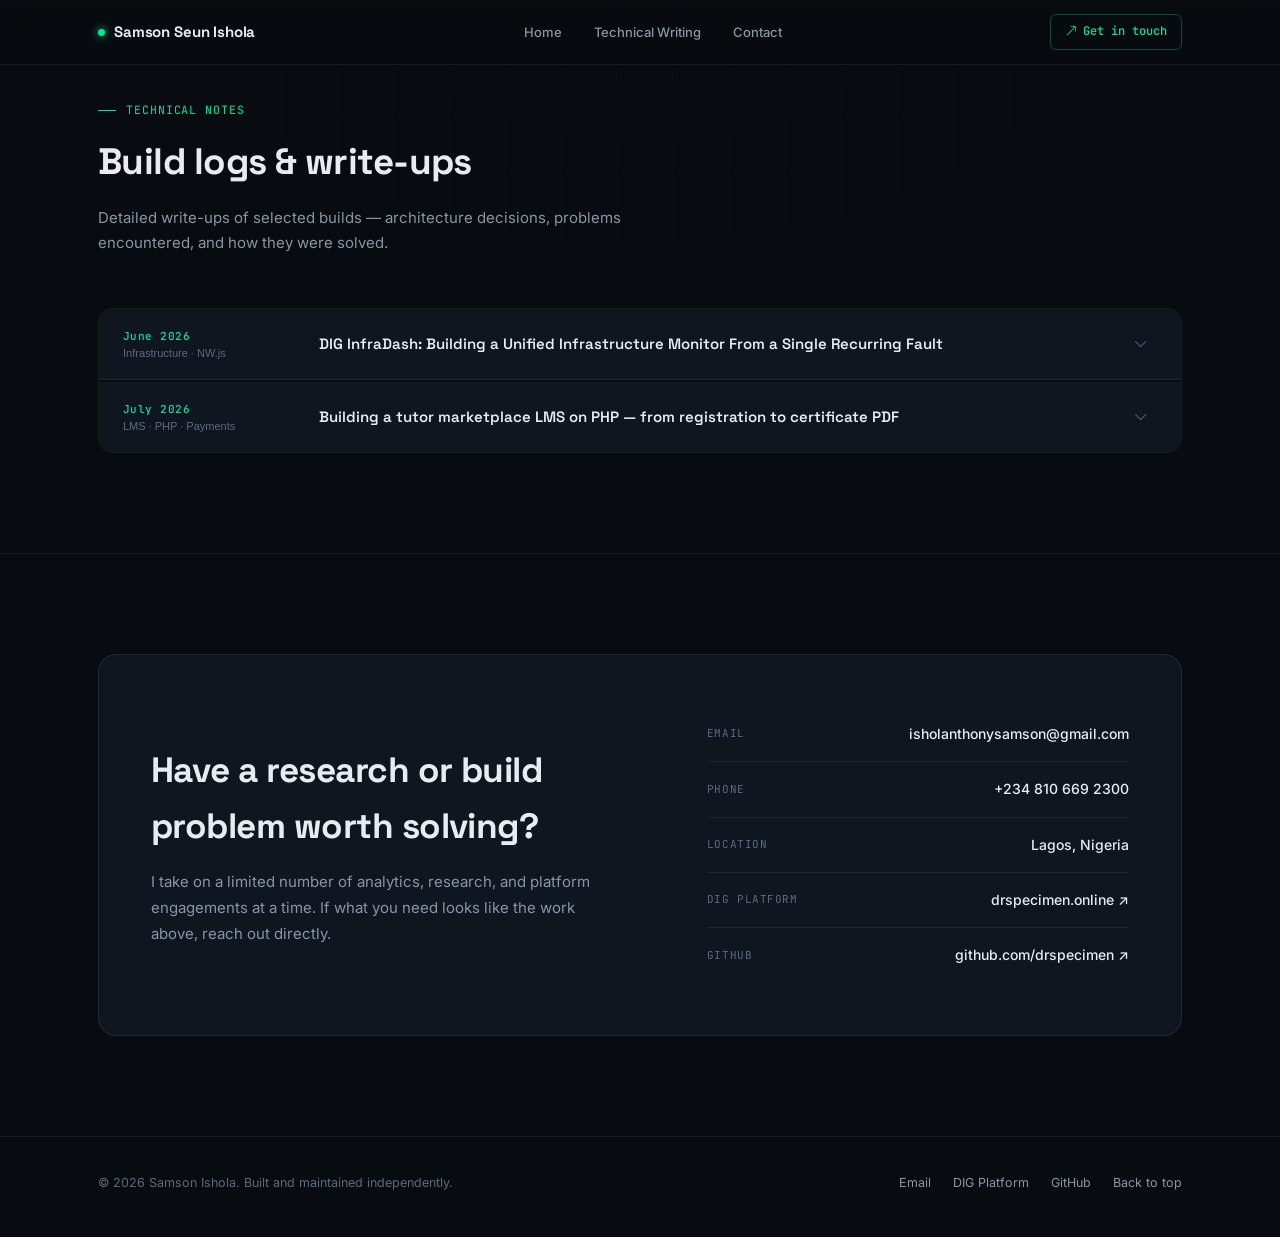
<file: projects/tech-writing.html>
<!DOCTYPE html>
<html lang="en">
<head>
<meta charset="UTF-8">
<meta name="viewport" content="width=device-width, initial-scale=1.0">
<title>Samson Seun Ishola — R&D, Business Analytics, AI/ML Engineering</title>
<meta name="description" content="Samson Seun Ishola — Research & Development professional and AI/ML Engineer. Building data-driven systems including SportSense, DIG InfraCore, and the DIG Platform.">
<meta property="og:title" content="Samson Seun Ishola — R&D & AI/ML Engineering">
<meta property="og:description" content="Research that ships as working systems. Analytics, platform builds, and AI-integrated tools from Lagos, Nigeria.">
<meta property="og:type" content="website">

<link rel="preconnect" href="https://fonts.googleapis.com">
<link href="https://fonts.googleapis.com/css2?family=Inter:wght@400;500;600;700&family=Space+Grotesk:wght@500;600;700&family=JetBrains+Mono:wght@400;500;600&display=swap" rel="stylesheet">
<link href="https://cdn.jsdelivr.net/npm/bootstrap-icons@1.11.3/font/bootstrap-icons.css" rel="stylesheet">
<link rel="stylesheet" href="assets/css/style.css">
<link rel="stylesheet" href="assets/css/writing.css">
</head>
<body>

<div class="bg-grid"></div>

<!-- NAV -->
<nav class="nav">
  <div class="nav-inner">
    <a href="#top" class="nav-brand">
      <span class="dot"></span>
      Samson Seun Ishola
    </a>
    <div class="nav-links">
	<a href="../index.html">Home</a>
      <a href="tech-writing.html">Technical Writing</a>
      <a href="#contact">Contact</a>
    </div>
    <a href="#contact" class="nav-cta">
      <i class="bi bi-arrow-up-right"></i> Get in touch
    </a>
    <button class="nav-toggle" id="navToggle" aria-label="Open menu">
      <i class="bi bi-list" style="font-size:20px;"></i>
    </button>
  </div>
</nav>

<div class="mobile-menu" id="mobileMenu">
  	<a href="../index.html">Home</a>
	<a href="tech-writing.html">Technical Writing</a>
  <a href="#contact">Contact</a>
</div>


<!-- TECHNICAL WRITING -->
<section class="section" id="writing">
  <div class="container">
    <div class="section-head">
      <div class="section-tag">Technical Notes</div>
      <h2>Build logs &amp; write-ups</h2>
      <p>Detailed write-ups of selected builds — architecture decisions, problems encountered, and how they were solved.</p>
    </div>

    <div class="writing-list">

      <!-- Entry 1 — DIG InfraCore -->
      <article class="writing-entry" id="note-infracore">
        <button class="writing-toggle" onclick="toggleWriting('note-infracore')" aria-expanded="false">
          <div class="wt-left">
            <span class="wt-date">June 2026</span>
            <span class="wt-tag">Infrastructure · NW.js</span>
          </div>
          <div class="wt-title">
            DIG InfraDash: Building a Unified Infrastructure Monitor From a Single Recurring Fault
          </div>
          <div class="wt-chevron"><i class="bi bi-chevron-down"></i></div>
        </button>

        <div class="writing-body" id="note-infracore-body" hidden>
          <div class="writing-content">
            <h3>NETWORK MONITOR (INFRADASH)</h3>
            <p>
              Troubleshooting a recurring fault on a Socomec Delphys Green 2.0 UPS
		where its network management card would silently lose its web interface every few hours, 
		while still responding to ping, with the only recovery path being a manual Telnet session to force-restart the agent. 
		Diagnosing that single device exposed a much larger need, 
		existence of a single place to see the health of all connected infrastructure at once 
		and a historical record of downtime to support escalation with vendors.

		Some Organizations running physical infrastructure, including data centers, and server rooms, 
		typically rely on a patchwork of web interfaces with no centralized visibility. 
            </p>


            <h3>This creates several recurring operational issues:</h3>
            <ul>
              <li>No single dashboard to see which devices are online, degraded, or offline at a glance,</li>
              <li>No historical uptime data to support root-cause analysis or vendor escalation,</li>
              <li>Browser-based dashboard approaches are fragile in practice,
		 cross-origin restrictions and iframe security policies block full navigation into vendor login pages and multi-step interfaces, 
		which means an embedded dashboard often cannot actually drive the underlying device, and</li>
              <li>No lightweight, low-cost way to deploy a monitoring layer without committing to expensive enterprise DCIM platforms</li>
            </ul>

            <p>
              That need became the starting point for InfraDash. 
            </p>

		
            <h3>Scoped around fouz core objectives:</h3>
            <ol>
              <li>Build a single desktop application that consolidates access to multiple infrastructure web interfaces, 
		including UPS, CCTV, and environmental sensors, with the ability to extend to any future IP-based system.</li>
              <li>Provide continuous uptime monitoring with historical visualisation, not just a point-in-time status check.</li>
              <li>Guarantee full, unrestricted browser-grade navigation into each device's native web interface, 
		solving the iframe and cross-origin limitations that break most lightweight dashboard approaches.</li>
            </ol>


            <h3>Design and Architecture</h3>
            <p>
              The first prototype used HTML iframes to embed device interfaces inside a browser dashboard. 
		This failed quickly and instructively: most embedded systems enforce frame-blocking policies and block iframe navigation outright, 
		meaning a login page might load but subsequent navigation, 
		such as clicking into a UPS configuration menu or following a CCTV login redirect, 
		simply would not work. This was the key design lesson of the project: 
		a monitoring dashboard for real hardware needs a real browser engine per device, not a sandboxed iframe.
		That led to a deliberate architectural pivot toward a desktop application built on NW.js, using a native embedded browser tag that runs a full, 
		isolated Chromium instance per connected device. This single decision solved the navigation problem completely. CCTV redirects, multi-step UPS configuration menus, 
		and authentication flows now behave exactly as they would in a standalone browser tab, regardless of vendor. 
            </p>


            <h3>Core components implemented:</h3>
            <ul>
              <li>Tabbed device sessions, where each device opens in its own persistent tab with full page state preserved and instantly switchable,</li>
              <li>Live ping-based health monitoring, with a background process polling every registered device at a configurable interval and logging uptime and downtime events with timestamps,</li>
              <li>A dashboard analytics layer showing aggregate stats such as online and offline counts, average uptime, category breakdown, a 24-hour uptime visualisation per device, and a recent events feed,</li>
              <li>An auto-rotate display mode that cycles through all open device tabs at a configurable interval, designed for use on a wall-mounted operations-style monitor,</li>
              <li>A full-view kiosk mode with an integrated screen wake lock, which removes all interface chrome and prevents the display from sleeping, allowing the dashboard to run unattended on a dedicated screen,</li>
              <li>A built-in CLI terminal panel, styled after a code editor's integrated terminal, offering direct ping, traceroute, ipconfig, and arbitrary command access per device,</li>
              <li>A white-label branding system allowing organisation name, window title, 
		and logo to be fully edited from within the application, including a live-updating taskbar and window icon, 
		with no source code access required, alongside a factory reset option to return the application to a clean default state, and</li>
              <li>Persistent local storage for device lists, uptime history, and configuration, with export and import support for backup or migration between machines.</li>
            </ul>


            <h3>Implementation</h3>
            <p>
              The application is built entirely in HTML, CSS, and JavaScript, running inside NW.js, 
		which provides direct Node.js access from within the application itself. 
		This enables native operating system interaction, including process spawning for the terminal, 
		system calls for the screen wake lock, and file system access for persistent configuration, 
		without requiring a separate backend server. The entire stack is self-contained in a single distributable folder, 
		with no external dependencies or internet access required at runtime.
		For distribution, the application is packaged using Inno Setup into a standard Windows installer, 
		allowing staff to install it like any commercial desktop application, complete with Start Menu and desktop shortcuts. 
            </p>


            <!-- Screenshot placeholder — replace src with real screenshot -->
            <div class="screenshot-grid">
              <div class="screenshot-placeholder">
                <i class="bi bi-display"></i>
                <span>Dashboard screenshot</span>
                <small>Add screenshot: assets/img/infracore-dashboard.png</small>
              </div>
              <div class="screenshot-placeholder">
                <i class="bi bi-bell"></i>
                <span>Alert panel</span>
                <small>Add screenshot: assets/img/infracore-alerts.png</small>
              </div>
            </div>


            <h3>Deployment</h3>
            <p>
              The tool is currently deployed for internal infrastructure monitoring. 
		The architecture is intentionally general-purpose: any IP-addressable device with a web interface, 
		including IoT devices, network switches, routers, firewalls, printers, and access control systems, 
		can be added through the interface without any code changes, 
		making it suitable for branch network monitoring as well as data centre and server room use cases. 
            </p>

	    
            <div class="writing-tags">
              <span>NW.js</span><span>Node.js</span><span>Infrastructure</span>
              <span>Banking</span><span>Desktop App</span>
            </div>
          </div>
        </div>
      </article>

      <!-- Entry 2 — DIG LMS -->
      <article class="writing-entry" id="note-lms">
        <button class="writing-toggle" onclick="toggleWriting('note-lms')" aria-expanded="false">
          <div class="wt-left">
            <span class="wt-date">July 2026</span>
            <span class="wt-tag">LMS · PHP · Payments</span>
          </div>
          <div class="wt-title">
            Building a tutor marketplace LMS on PHP — from registration to certificate PDF
          </div>
          <div class="wt-chevron"><i class="bi bi-chevron-down"></i></div>
        </button>

        <div class="writing-body" id="note-lms-body" hidden>
          <div class="writing-content">
            <h3>Scope</h3>
            <p>
              The DIG Courses module adds a full learning management system to
              the DIG Platform — tutor registration with admin approval, a
              drag-and-drop course builder, student enrollment with Paystack
              payment handling, lesson progress tracking, assignment submissions,
              discussion forums per course, and certificate generation as a
              signed PDF.
            </p>

            <h3>The enrollment isolation problem</h3>
            <p>
              An early version of the system used a browser cookie keyed only
              by <code>course_id</code> to track enrollment. This meant that if
              two students used the same browser on the same device, the second
              student would see the first student's progress, completion status,
              and certificate — including the wrong name on the certificate.
              The fix was to remove cookie-based enrollment detection entirely
              from all page-render files and scope every lookup to the logged-in
              student's session email: <code>WHERE course_id = :cid AND student_email = :email</code>.
            </p>

            <h3>Certificate generation</h3>
            <p>
              Certificates are generated as A4 landscape PDFs using DOMPDF.
              The template embeds: the student's name, course title, issue date,
              a unique credential ID, the tutor's drawn signature (captured as
              a base64 PNG from a canvas pad in the tutor dashboard), and the
              DIG founder signature. All images are embedded as base64 data URIs
              so DOMPDF doesn't need HTTP access. The PHP GD extension is
              required — a dependency that's easy to miss on fresh XAMPP setups.
            </p>

            <h3>Commission tracking</h3>
            <p>
              When a paid course sells, the platform records the gross amount,
              the DIG platform fee (configurable in admin settings), and the
              tutor's cut in a <code>tutor_earnings</code> table. Admins can
              review per-tutor balances, see bank details, and mark payouts as
              completed. A key bug fixed during build: <code>getSetting()</code>
              returns an empty string for missing keys, not <code>null</code>,
              so using <code>??</code> instead of <code>?:</code> caused the
              commission rate to silently evaluate to 0%.
            </p>

            <div class="screenshot-grid">
              <div class="screenshot-placeholder">
                <i class="bi bi-mortarboard"></i>
                <span>Course builder</span>
                <small>Add screenshot: assets/img/lms-builder.png</small>
              </div>
              <div class="screenshot-placeholder">
                <i class="bi bi-award"></i>
                <span>Certificate PDF output</span>
                <small>Add screenshot: assets/img/lms-cert.png</small>
              </div>
            </div>

            <div class="writing-tags">
              <span>PHP 8.2</span><span>MySQL</span><span>DOMPDF</span>
              <span>Paystack</span><span>LMS</span><span>Certificate Generation</span>
            </div>
          </div>
        </div>
      </article>

      <!-- Add more entries here — template below -->
      <!--
      <article class="writing-entry" id="note-YOUR-ID">
        <button class="writing-toggle" onclick="toggleWriting('note-YOUR-ID')" aria-expanded="false">
          <div class="wt-left">
            <span class="wt-date">Month Year</span>
            <span class="wt-tag">Topic · Stack</span>
          </div>
          <div class="wt-title">Your title here</div>
          <div class="wt-chevron"><i class="bi bi-chevron-down"></i></div>
        </button>
        <div class="writing-body" id="note-YOUR-ID-body" hidden>
          <div class="writing-content">
            <h3>Section</h3>
            <p>Content here.</p>
            <div class="screenshot-grid">
              <div class="screenshot-placeholder">
                <i class="bi bi-image"></i>
                <span>Label</span>
                <small>assets/img/filename.png</small>
              </div>
            </div>
          </div>
        </div>
      </article>
      -->

    </div>
  </div>
</section>

<!-- CONTACT -->
<section class="section" id="contact">
  <div class="container">
    <div class="contact-panel">
      <div>
        <h2>Have a research or build problem worth solving?</h2>
        <p>
          I take on a limited number of analytics, research, and platform
          engagements at a time. If what you need looks like the work above,
          reach out directly.
        </p>
      </div>
      <div class="contact-list">
        <div class="contact-row">
          <span class="k">Email</span>
          <a class="v" href="mailto:isholanthonysamson@gmail.com">isholanthonysamson@gmail.com</a>
        </div>
        <div class="contact-row">
          <span class="k">Phone</span>
          <a class="v" href="tel:+2348106692300">+234 810 669 2300</a>
        </div>
        <div class="contact-row">
          <span class="k">Location</span>
          <span class="v">Lagos, Nigeria</span>
        </div>
        <div class="contact-row">
          <span class="k">DIG Platform</span>
          <a class="v" href="https://drspecimen.online" target="_blank" rel="noopener">drspecimen.online ↗</a>
        </div>
        <div class="contact-row">
          <span class="k">GitHub</span>
          <a class="v" href="https://github.com/drspecimen" target="_blank" rel="noopener">github.com/drspecimen ↗</a>
        </div>
      </div>
    </div>
  </div>
</section>

<!-- FOOTER -->
<footer class="site-footer">
  <div class="container">
    <div class="footer-inner">
      <small>&copy; <span id="year"></span> Samson Ishola. Built and maintained independently.</small>
      <div class="footer-links">
        <a href="mailto:isholanthonysamson@gmail.com">Email</a>
        <a href="https://drspecimen.online" target="_blank" rel="noopener">DIG Platform</a>
        <a href="https://github.com/drspecimen" target="_blank" rel="noopener">GitHub</a>
        <a href="#top">Back to top</a>
      </div>
    </div>
  </div>
</footer>

<script src="assets/js/main.js"></script>
<script>
function toggleWriting(id) {
  const article = document.getElementById(id);
  const body    = document.getElementById(id + '-body');
  const btn     = article.querySelector('.writing-toggle');
  const icon    = btn.querySelector('.wt-chevron i');
  const isOpen  = !body.hidden;

  body.hidden = isOpen;
  btn.setAttribute('aria-expanded', String(!isOpen));
  icon.className = isOpen ? 'bi bi-chevron-down' : 'bi bi-chevron-up';
  article.classList.toggle('open', !isOpen);

  if (!isOpen) {
    setTimeout(() => article.scrollIntoView({ behavior:'smooth', block:'nearest' }), 50);
  }
}
</script>
</body>
</html>
</file>
<file: assets/css/style.css>
/* ============================================================
   SAMSON ISHOLA — Portfolio
   Design tokens
============================================================ */
:root {
  --bg:        #080B0F;
  --panel:     #0F1620;
  --panel-2:   #131C28;
  --border:    rgba(232,236,241,0.08);
  --border-2:  rgba(232,236,241,0.14);
  --blue:      #1A7FE8;
  --blue-dim:  rgba(26,127,232,0.12);
  --mint:      #00E5A0;
  --mint-dim:  rgba(0,229,160,0.12);
  --text:      #E8ECF1;
  --muted:     #5B6B7F;
  --muted-2:   #8896A6;

  --font-display: 'Space Grotesk', sans-serif;
  --font-body:    'Inter', sans-serif;
  --font-mono:    'JetBrains Mono', monospace;
}

* , *::before, *::after { box-sizing: border-box; margin: 0; padding: 0; }

html { scroll-behavior: smooth; }

body {
  background: var(--bg);
  color: var(--text);
  font-family: var(--font-body);
  font-size: 15px;
  line-height: 1.6;
  overflow-x: hidden;
}

a { color: inherit; text-decoration: none; }

img { max-width: 100%; display: block; }

::selection { background: var(--blue-dim); color: var(--mint); }

/* Focus visibility */
a:focus-visible, button:focus-visible {
  outline: 2px solid var(--mint);
  outline-offset: 3px;
  border-radius: 4px;
}

@media (prefers-reduced-motion: reduce) {
  * { animation-duration: 0.01ms !important; animation-iteration-count: 1 !important; transition-duration: 0.01ms !important; }
}

.container {
  max-width: 1140px;
  margin: 0 auto;
  padding: 0 28px;
}

/* Background grid texture — subtle, like a dashboard canvas */
.bg-grid {
  position: fixed;
  inset: 0;
  z-index: 0;
  pointer-events: none;
  background-image:
    linear-gradient(rgba(232,236,241,0.025) 1px, transparent 1px),
    linear-gradient(90deg, rgba(232,236,241,0.025) 1px, transparent 1px);
  background-size: 56px 56px;
  mask-image: radial-gradient(ellipse 70% 55% at 50% 0%, black 0%, transparent 70%);
}

/* ============================================================
   NAV
============================================================ */
.nav {
  position: fixed;
  top: 0; left: 0; right: 0;
  z-index: 100;
  background: rgba(8,11,15,0.82);
  backdrop-filter: blur(14px);
  border-bottom: 1px solid var(--border);
}
.nav-inner {
  max-width: 1140px;
  margin: 0 auto;
  padding: 0 28px;
  height: 64px;
  display: flex;
  align-items: center;
  justify-content: space-between;
}
.nav-brand {
  display: flex;
  align-items: center;
  gap: 9px;
  font-family: var(--font-display);
  font-weight: 700;
  font-size: 15px;
  letter-spacing: -0.01em;
}
.nav-brand .dot {
  width: 7px; height: 7px;
  border-radius: 50%;
  background: var(--mint);
  box-shadow: 0 0 8px var(--mint);
  flex-shrink: 0;
}
.nav-links {
  display: flex;
  align-items: center;
  gap: 32px;
}
.nav-links a {
  font-size: 13px;
  font-weight: 500;
  color: var(--muted-2);
  transition: color .18s;
  position: relative;
}
.nav-links a:hover { color: var(--text); }
.nav-cta {
  font-family: var(--font-mono);
  font-size: 12px;
  font-weight: 500;
  color: var(--mint);
  border: 1px solid rgba(0,229,160,0.3);
  padding: 7px 14px;
  border-radius: 6px;
  transition: all .2s;
  display: flex;
  align-items: center;
  gap: 6px;
}
.nav-cta:hover { background: var(--mint-dim); border-color: var(--mint); }
.nav-toggle { display: none; }

@media (max-width: 760px) {
  .nav-links { display: none; }
  .nav-toggle {
    display: flex; align-items: center; justify-content: center;
    width: 34px; height: 34px; background: var(--panel);
    border: 1px solid var(--border); border-radius: 7px;
    color: var(--text); cursor: pointer;
  }
}

/* ============================================================
   HERO — boot sequence
============================================================ */
.hero {
  position: relative;
  min-height: 100vh;
  display: flex;
  align-items: center;
  padding: 140px 0 80px;
}

.boot-console {
  font-family: var(--font-mono);
  font-size: 12.5px;
  line-height: 1.85;
  color: var(--muted-2);
  margin-bottom: 36px;
  min-height: 130px;
}
.boot-line { opacity: 0; animation: bootIn 0.4s ease forwards; white-space: pre-wrap; }
.boot-line .ok { color: var(--mint); }
.boot-line .label { color: var(--muted); }
.boot-cursor {
  display: inline-block;
  width: 7px; height: 14px;
  background: var(--mint);
  margin-left: 2px;
  animation: blink 1s steps(1) infinite;
  vertical-align: middle;
}
@keyframes bootIn { to { opacity: 1; } }
@keyframes blink { 50% { opacity: 0; } }

.hero-content { opacity: 0; animation: heroReveal 0.7s ease forwards; animation-delay: 2.1s; }
@keyframes heroReveal { from { opacity: 0; transform: translateY(14px); } to { opacity: 1; transform: translateY(0); } }

.hero-eyebrow {
  display: inline-flex;
  align-items: center;
  gap: 8px;
  font-family: var(--font-mono);
  font-size: 11.5px;
  color: var(--mint);
  background: var(--mint-dim);
  border: 1px solid rgba(0,229,160,0.25);
  padding: 5px 13px;
  border-radius: 20px;
  margin-bottom: 22px;
  text-transform: uppercase;
  letter-spacing: 0.06em;
}
.hero-eyebrow .pulse {
  width: 6px; height: 6px; border-radius: 50%;
  background: var(--mint);
  animation: pulse 2s ease infinite;
}
@keyframes pulse { 0%,100% { opacity: 1; } 50% { opacity: 0.3; } }

.hero h1 {
  font-family: var(--font-display);
  font-size: clamp(2.4rem, 6vw, 4.1rem);
  font-weight: 700;
  letter-spacing: -0.02em;
  line-height: 1.05;
  margin-bottom: 22px;
  max-width: 850px;
}
.hero h1 .accent { color: var(--blue); }

.hero-sub {
  font-size: 16.5px;
  color: var(--muted-2);
  line-height: 1.75;
  max-width: 560px;
  margin-bottom: 36px;
}

.hero-actions { display: flex; gap: 14px; flex-wrap: wrap; margin-bottom: 56px; }

.btn {
  display: inline-flex;
  align-items: center;
  gap: 8px;
  padding: 13px 24px;
  border-radius: 8px;
  font-size: 14px;
  font-weight: 600;
  font-family: var(--font-body);
  cursor: pointer;
  transition: all .22s;
  border: none;
}
.btn-primary { background: var(--blue); color: #fff; }
.btn-primary:hover { background: #1568c4; transform: translateY(-1px); box-shadow: 0 6px 22px rgba(26,127,232,0.28); }
.btn-ghost { background: transparent; color: var(--text); border: 1px solid var(--border-2); }
.btn-ghost:hover { border-color: var(--mint); color: var(--mint); }

.hero-stats {
  display: grid;
  grid-template-columns: repeat(4, auto);
  gap: 38px;
}
.hstat-num {
  font-family: var(--font-mono);
  font-size: 26px;
  font-weight: 700;
  color: var(--text);
  line-height: 1;
}
.hstat-num .unit { color: var(--mint); font-size: 16px; }
.hstat-label {
  font-size: 11.5px;
  color: var(--muted);
  margin-top: 6px;
  text-transform: uppercase;
  letter-spacing: 0.04em;
}
@media (max-width: 700px) {
  .hero-stats { grid-template-columns: repeat(2, auto); gap: 28px 38px; }
}

/* ============================================================
   SECTION SCAFFOLDING
============================================================ */
.section { position: relative; padding: 100px 0; border-top: 1px solid var(--border); }
.section-head { margin-bottom: 52px; max-width: 640px; }
.section-tag {
  font-family: var(--font-mono);
  font-size: 11.5px;
  color: var(--mint);
  text-transform: uppercase;
  letter-spacing: 0.08em;
  margin-bottom: 14px;
  display: flex;
  align-items: center;
  gap: 10px;
}
.section-tag::before {
  content: '';
  width: 18px; height: 1px;
  background: var(--mint);
}
.section-head h2 {
  font-family: var(--font-display);
  font-size: clamp(1.7rem, 3.4vw, 2.3rem);
  font-weight: 700;
  letter-spacing: -0.015em;
  margin-bottom: 14px;
}
.section-head p { color: var(--muted-2); font-size: 15px; line-height: 1.7; }

/* ============================================================
   ABOUT
============================================================ */
.about-grid {
  display: grid;
  grid-template-columns: 1.1fr 0.9fr;
  gap: 56px;
  align-items: start;
}
.about-body p { color: var(--muted-2); font-size: 15.5px; line-height: 1.85; margin-bottom: 18px; }
.about-body p strong { color: var(--text); font-weight: 600; }

.focus-list { display: flex; flex-direction: column; gap: 0; margin-top: 28px; }
.focus-row {
  display: flex; align-items: baseline; gap: 16px;
  padding: 16px 0;
  border-top: 1px solid var(--border);
}
.focus-row:first-child { border-top: none; }
.focus-tag {
  font-family: var(--font-mono);
  font-size: 12px;
  color: var(--blue);
  width: 86px;
  flex-shrink: 0;
}
.focus-row span:last-child { color: var(--muted-2); font-size: 14px; }

.panel-card {
  background: var(--panel);
  border: 1px solid var(--border);
  border-radius: 14px;
  padding: 28px;
}
.panel-card-head {
  display: flex; align-items: center; justify-content: space-between;
  margin-bottom: 20px; padding-bottom: 18px;
  border-bottom: 1px solid var(--border);
}
.panel-card-head span {
  font-family: var(--font-mono);
  font-size: 11px;
  color: var(--muted);
  text-transform: uppercase;
  letter-spacing: 0.06em;
}
.dot-row { display: flex; gap: 5px; }
.dot-row i { width: 7px; height: 7px; border-radius: 50%; background: var(--border-2); }
.dot-row i:nth-child(1) { background: #E8584F; }
.dot-row i:nth-child(2) { background: #F0B132; }
.dot-row i:nth-child(3) { background: var(--mint); }

.stack-row { display: flex; align-items: center; justify-content: space-between; padding: 11px 0; border-bottom: 1px solid var(--border); }
.stack-row:last-child { border-bottom: none; }
.stack-row .k { font-size: 13px; color: var(--muted-2); }
.stack-row .v { font-family: var(--font-mono); font-size: 12.5px; color: var(--text); }

/* ============================================================
   PROJECTS — "deployed systems" treatment
============================================================ */
.projects-list { display: flex; flex-direction: column; gap: 24px; }

.project-card {
  background: var(--panel);
  border: 1px solid var(--border);
  border-radius: 16px;
  overflow: hidden;
  transition: border-color .25s;
}
.project-card:hover { border-color: var(--border-2); }

.project-top {
  display: flex; align-items: flex-start; justify-content: space-between;
  gap: 24px;
  padding: 30px 32px 0;
}
.project-status {
  display: inline-flex; align-items: center; gap: 7px;
  font-family: var(--font-mono);
  font-size: 11px;
  text-transform: uppercase;
  letter-spacing: 0.05em;
  padding: 4px 11px;
  border-radius: 20px;
  margin-bottom: 14px;
}
.status-live { background: var(--mint-dim); color: var(--mint); border: 1px solid rgba(0,229,160,0.25); }
.status-build { background: var(--blue-dim); color: var(--blue); border: 1px solid rgba(26,127,232,0.25); }
.status-dot { width: 6px; height: 6px; border-radius: 50%; background: currentColor; }

.project-title { font-family: var(--font-display); font-size: 1.5rem; font-weight: 700; margin-bottom: 8px; letter-spacing: -0.01em; }
.project-tagline { color: var(--muted-2); font-size: 14px; max-width: 480px; line-height: 1.6; }

.project-id { font-family: var(--font-mono); font-size: 11px; color: var(--muted); text-align: right; flex-shrink: 0; white-space: nowrap; }

.project-body { padding: 22px 32px 30px; }
.project-desc { color: var(--muted-2); font-size: 14.5px; line-height: 1.8; margin-bottom: 22px; max-width: 680px; }

.metric-row { display: flex; gap: 28px; margin-bottom: 24px; flex-wrap: wrap; }
.metric { display: flex; flex-direction: column; gap: 4px; }
.metric .num { font-family: var(--font-mono); font-size: 19px; font-weight: 700; color: var(--text); }
.metric .lab { font-size: 10.5px; color: var(--muted); text-transform: uppercase; letter-spacing: 0.04em; }

.tag-row { display: flex; gap: 8px; flex-wrap: wrap; }
.stack-tag {
  font-family: var(--font-mono);
  font-size: 11.5px;
  color: var(--muted-2);
  background: rgba(232,236,241,0.04);
  border: 1px solid var(--border);
  padding: 5px 11px;
  border-radius: 6px;
}

.project-footer {
  display: flex; align-items: center; justify-content: space-between;
  padding: 18px 32px;
  border-top: 1px solid var(--border);
  background: rgba(255,255,255,0.012);
}
.phase-track { display: flex; align-items: center; gap: 6px; }
.phase-seg { width: 16px; height: 4px; border-radius: 2px; background: var(--mint); }
.phase-seg.todo { background: var(--border-2); }
.phase-label { font-family: var(--font-mono); font-size: 11px; color: var(--muted); margin-left: 8px; }

.project-link { font-size: 13px; font-weight: 600; color: var(--blue); display: flex; align-items: center; gap: 6px; transition: gap .2s; }
.project-link:hover { gap: 9px; color: var(--mint); }

@media (max-width: 700px) {
  .project-top { flex-direction: column; gap: 8px; padding: 26px 22px 0; }
  .project-id { text-align: left; }
  .project-body { padding: 18px 22px 26px; }
  .project-footer { padding: 16px 22px; flex-direction: column; gap: 10px; align-items: flex-start; }
}

/* ============================================================
   CAPABILITIES
============================================================ */
.cap-grid { display: grid; grid-template-columns: repeat(3, 1fr); gap: 1px; background: var(--border); border-radius: 14px; overflow: hidden; border: 1px solid var(--border); }
.cap-cell { background: var(--panel); padding: 28px 26px; }
.cap-icon { font-family: var(--font-mono); font-size: 11px; color: var(--mint); margin-bottom: 16px; }
.cap-cell h4 { font-family: var(--font-display); font-size: 16px; font-weight: 700; margin-bottom: 10px; }
.cap-cell p { font-size: 13.5px; color: var(--muted-2); line-height: 1.7; }
@media (max-width: 760px) { .cap-grid { grid-template-columns: 1fr; } }

/* ============================================================
   CONTACT
============================================================ */
.contact-panel {
  background: var(--panel);
  border: 1px solid var(--border);
  border-radius: 18px;
  padding: 52px;
  display: grid;
  grid-template-columns: 1.1fr 0.9fr;
  gap: 40px;
  align-items: center;
}
.contact-panel h2 { font-family: var(--font-display); font-size: clamp(1.7rem, 3vw, 2.2rem); font-weight: 700; margin-bottom: 14px; letter-spacing: -0.015em; }
.contact-panel > div:first-child p { color: var(--muted-2); font-size: 15px; line-height: 1.75; max-width: 460px; }

.contact-list { display: flex; flex-direction: column; gap: 0; }
.contact-row {
  display: flex; align-items: center; justify-content: space-between;
  padding: 16px 0;
  border-bottom: 1px solid var(--border);
  transition: padding-left .2s;
}
.contact-row:last-child { border-bottom: none; }
.contact-row:hover { padding-left: 6px; }
.contact-row .k { font-family: var(--font-mono); font-size: 11px; color: var(--muted); text-transform: uppercase; letter-spacing: 0.05em; }
.contact-row .v { font-size: 14px; color: var(--text); font-weight: 500; }
.contact-row a.v:hover { color: var(--mint); }

@media (max-width: 760px) {
  .contact-panel { grid-template-columns: 1fr; padding: 32px 26px; }
}

/* ============================================================
   FOOTER
============================================================ */
.site-footer { padding: 36px 0 44px; border-top: 1px solid var(--border); }
.footer-inner { display: flex; align-items: center; justify-content: space-between; flex-wrap: wrap; gap: 14px; }
.footer-inner small { color: var(--muted); font-size: 12.5px; }
.footer-links { display: flex; gap: 22px; }
.footer-links a { font-size: 12.5px; color: var(--muted-2); transition: color .18s; }
.footer-links a:hover { color: var(--mint); }

/* ============================================================
   MOBILE MENU
============================================================ */
.mobile-menu {
  position: fixed; inset: 64px 0 0 0; z-index: 99;
  background: var(--bg);
  display: none;
  flex-direction: column;
  padding: 32px 28px;
  gap: 4px;
}
.mobile-menu.open { display: flex; }
.mobile-menu a {
  font-family: var(--font-display);
  font-size: 22px; font-weight: 600;
  padding: 16px 0;
  border-bottom: 1px solid var(--border);
  color: var(--text);
}

@media (max-width: 760px) {
  .hero { padding: 110px 0 60px; }
  .about-grid { grid-template-columns: 1fr; gap: 36px; }
  .section { padding: 70px 0; }
}
</file>
<file: assets/css/writing.css>
/* ============================================================
   WRITING SECTION — Technical notes & build logs
   Extends the existing style.css design tokens
============================================================ */

/* ── Section nav update for Writing link ── */
.section-head p {
  color: var(--muted-2);
  font-size: 15px;
  max-width: 560px;
  margin-top: 10px;
  line-height: 1.65;
}

/* ── Writing list ── */
.writing-list {
  display: flex;
  flex-direction: column;
  gap: 2px;
  border: 1px solid var(--border);
  border-radius: 14px;
  overflow: hidden;
}

/* ── Writing entry ── */
.writing-entry {
  background: var(--panel);
  border-bottom: 1px solid var(--border);
  transition: background .18s;
}
.writing-entry:last-child { border-bottom: none; }
.writing-entry.open { background: var(--panel-2); }

/* ── Toggle button ── */
.writing-toggle {
  width: 100%;
  background: none;
  border: none;
  cursor: pointer;
  padding: 20px 24px;
  display: grid;
  grid-template-columns: 180px 1fr 32px;
  align-items: center;
  gap: 16px;
  text-align: left;
  color: var(--text);
  transition: background .18s;
}
.writing-toggle:hover { background: rgba(255,255,255,.03); }

@media (max-width: 640px) {
  .writing-toggle {
    grid-template-columns: 1fr 28px;
    grid-template-rows: auto auto;
  }
  .wt-left { grid-column: 1; }
  .wt-title { grid-column: 1; }
  .wt-chevron { grid-column: 2; grid-row: 1; }
}

.wt-left {
  display: flex;
  flex-direction: column;
  gap: 4px;
}
.wt-date {
  font-family: var(--font-mono);
  font-size: 11px;
  color: var(--mint);
  font-weight: 500;
  letter-spacing: .04em;
}
.wt-tag {
  font-size: 11px;
  color: var(--muted);
  font-weight: 500;
}
.wt-title {
  font-family: var(--font-display);
  font-size: 15px;
  font-weight: 600;
  color: var(--text);
  line-height: 1.4;
}
.writing-entry.open .wt-title { color: var(--mint); }
.wt-chevron {
  display: flex;
  align-items: center;
  justify-content: center;
  color: var(--muted);
  font-size: 14px;
  transition: transform .22s;
}
.writing-entry.open .wt-chevron { color: var(--mint); }

/* ── Writing body ── */
.writing-body {
  padding: 0 24px 24px;
}
.writing-content {
  border-top: 1px solid var(--border);
  padding-top: 22px;
  max-width: 740px;
}
.writing-content h3 {
  font-family: var(--font-display);
  font-size: 13px;
  font-weight: 700;
  color: var(--mint);
  text-transform: uppercase;
  letter-spacing: .08em;
  margin-bottom: 10px;
  margin-top: 22px;
}
.writing-content h3:first-child { margin-top: 0; }
.writing-content p {
  font-size: 14.5px;
  color: var(--muted-2);
  line-height: 1.75;
  margin-bottom: 14px;
}
.writing-content ul {
  padding-left: 20px;
  margin-bottom: 14px;
}
.writing-content li {
  font-size: 14.5px;
  color: var(--muted-2);
  line-height: 1.75;
  margin-bottom: 6px;
}
.writing-content code {
  font-family: var(--font-mono);
  font-size: 12.5px;
  background: rgba(26,127,232,.1);
  color: var(--mint);
  padding: 2px 7px;
  border-radius: 4px;
}

/* ── Screenshot grid ── */
.screenshot-grid {
  display: grid;
  grid-template-columns: repeat(auto-fill, minmax(260px, 1fr));
  gap: 12px;
  margin: 20px 0;
}
.screenshot-placeholder {
  background: var(--panel);
  border: 1px dashed var(--border-2);
  border-radius: 10px;
  padding: 28px 20px;
  text-align: center;
  display: flex;
  flex-direction: column;
  align-items: center;
  gap: 8px;
}
.screenshot-placeholder i {
  font-size: 28px;
  color: var(--muted);
}
.screenshot-placeholder span {
  font-size: 13px;
  font-weight: 600;
  color: var(--muted-2);
}
.screenshot-placeholder small {
  font-family: var(--font-mono);
  font-size: 11px;
  color: var(--muted);
}
/* Real screenshots */
.screenshot-grid img {
  width: 100%;
  border-radius: 10px;
  border: 1px solid var(--border);
}

/* ── Writing tags ── */
.writing-tags {
  display: flex;
  flex-wrap: wrap;
  gap: 6px;
  margin-top: 18px;
}
.writing-tags span {
  font-family: var(--font-mono);
  font-size: 11px;
  background: rgba(0,229,160,.08);
  color: var(--mint);
  border: 1px solid rgba(0,229,160,.2);
  border-radius: 20px;
  padding: 3px 10px;
}

/* ── Project footer link ── */
.proj-link {
  display: inline-flex;
  align-items: center;
  gap: 5px;
  font-size: 13px;
  font-weight: 600;
  color: var(--mint);
  transition: gap .18s;
}
.proj-link:hover { gap: 8px; }

/* ── About section improvements ── */
.about-grid {
  display: grid;
  grid-template-columns: 1fr 340px;
  gap: 48px;
  align-items: start;
}
@media (max-width: 800px) {
  .about-grid { grid-template-columns: 1fr; gap: 32px; }
}
.about-text p {
  font-size: 15px;
  color: var(--muted-2);
  line-height: 1.75;
  margin-bottom: 16px;
}
.about-text strong { color: var(--text); }
.about-meta {
  background: var(--panel);
  border: 1px solid var(--border);
  border-radius: 12px;
  overflow: hidden;
}
.meta-block {
  padding: 13px 18px;
  border-bottom: 1px solid var(--border);
}
.meta-block:last-child { border-bottom: none; }
.meta-label {
  font-size: 10.5px;
  font-weight: 700;
  color: var(--muted);
  text-transform: uppercase;
  letter-spacing: .06em;
  margin-bottom: 4px;
}
.meta-val {
  font-size: 13.5px;
  color: var(--text);
  line-height: 1.45;
}
</file>
<file: projects/assets/css/style.css>
/* ============================================================
   SAMSON ISHOLA — Portfolio
   Design tokens
============================================================ */
:root {
  --bg:        #080B0F;
  --panel:     #0F1620;
  --panel-2:   #131C28;
  --border:    rgba(232,236,241,0.08);
  --border-2:  rgba(232,236,241,0.14);
  --blue:      #1A7FE8;
  --blue-dim:  rgba(26,127,232,0.12);
  --mint:      #00E5A0;
  --mint-dim:  rgba(0,229,160,0.12);
  --text:      #E8ECF1;
  --muted:     #5B6B7F;
  --muted-2:   #8896A6;

  --font-display: 'Space Grotesk', sans-serif;
  --font-body:    'Inter', sans-serif;
  --font-mono:    'JetBrains Mono', monospace;
}

* , *::before, *::after { box-sizing: border-box; margin: 0; padding: 0; }

html { scroll-behavior: smooth; }

body {
  background: var(--bg);
  color: var(--text);
  font-family: var(--font-body);
  font-size: 15px;
  line-height: 1.6;
  overflow-x: hidden;
}

a { color: inherit; text-decoration: none; }

img { max-width: 100%; display: block; }

::selection { background: var(--blue-dim); color: var(--mint); }

/* Focus visibility */
a:focus-visible, button:focus-visible {
  outline: 2px solid var(--mint);
  outline-offset: 3px;
  border-radius: 4px;
}

@media (prefers-reduced-motion: reduce) {
  * { animation-duration: 0.01ms !important; animation-iteration-count: 1 !important; transition-duration: 0.01ms !important; }
}

.container {
  max-width: 1140px;
  margin: 0 auto;
  padding: 0 28px;
}

/* Background grid texture — subtle, like a dashboard canvas */
.bg-grid {
  position: fixed;
  inset: 0;
  z-index: 0;
  pointer-events: none;
  background-image:
    linear-gradient(rgba(232,236,241,0.025) 1px, transparent 1px),
    linear-gradient(90deg, rgba(232,236,241,0.025) 1px, transparent 1px);
  background-size: 56px 56px;
  mask-image: radial-gradient(ellipse 70% 55% at 50% 0%, black 0%, transparent 70%);
}

/* ============================================================
   NAV
============================================================ */
.nav {
  position: fixed;
  top: 0; left: 0; right: 0;
  z-index: 100;
  background: rgba(8,11,15,0.82);
  backdrop-filter: blur(14px);
  border-bottom: 1px solid var(--border);
}
.nav-inner {
  max-width: 1140px;
  margin: 0 auto;
  padding: 0 28px;
  height: 64px;
  display: flex;
  align-items: center;
  justify-content: space-between;
}
.nav-brand {
  display: flex;
  align-items: center;
  gap: 9px;
  font-family: var(--font-display);
  font-weight: 700;
  font-size: 15px;
  letter-spacing: -0.01em;
}
.nav-brand .dot {
  width: 7px; height: 7px;
  border-radius: 50%;
  background: var(--mint);
  box-shadow: 0 0 8px var(--mint);
  flex-shrink: 0;
}
.nav-links {
  display: flex;
  align-items: center;
  gap: 32px;
}
.nav-links a {
  font-size: 13px;
  font-weight: 500;
  color: var(--muted-2);
  transition: color .18s;
  position: relative;
}
.nav-links a:hover { color: var(--text); }
.nav-cta {
  font-family: var(--font-mono);
  font-size: 12px;
  font-weight: 500;
  color: var(--mint);
  border: 1px solid rgba(0,229,160,0.3);
  padding: 7px 14px;
  border-radius: 6px;
  transition: all .2s;
  display: flex;
  align-items: center;
  gap: 6px;
}
.nav-cta:hover { background: var(--mint-dim); border-color: var(--mint); }
.nav-toggle { display: none; }

@media (max-width: 760px) {
  .nav-links { display: none; }
  .nav-toggle {
    display: flex; align-items: center; justify-content: center;
    width: 34px; height: 34px; background: var(--panel);
    border: 1px solid var(--border); border-radius: 7px;
    color: var(--text); cursor: pointer;
  }
}

/* ============================================================
   HERO — boot sequence
============================================================ */
.hero {
  position: relative;
  min-height: 100vh;
  display: flex;
  align-items: center;
  padding: 140px 0 80px;
}

.boot-console {
  font-family: var(--font-mono);
  font-size: 12.5px;
  line-height: 1.85;
  color: var(--muted-2);
  margin-bottom: 36px;
  min-height: 130px;
}
.boot-line { opacity: 0; animation: bootIn 0.4s ease forwards; white-space: pre-wrap; }
.boot-line .ok { color: var(--mint); }
.boot-line .label { color: var(--muted); }
.boot-cursor {
  display: inline-block;
  width: 7px; height: 14px;
  background: var(--mint);
  margin-left: 2px;
  animation: blink 1s steps(1) infinite;
  vertical-align: middle;
}
@keyframes bootIn { to { opacity: 1; } }
@keyframes blink { 50% { opacity: 0; } }

.hero-content { opacity: 0; animation: heroReveal 0.7s ease forwards; animation-delay: 2.1s; }
@keyframes heroReveal { from { opacity: 0; transform: translateY(14px); } to { opacity: 1; transform: translateY(0); } }

.hero-eyebrow {
  display: inline-flex;
  align-items: center;
  gap: 8px;
  font-family: var(--font-mono);
  font-size: 11.5px;
  color: var(--mint);
  background: var(--mint-dim);
  border: 1px solid rgba(0,229,160,0.25);
  padding: 5px 13px;
  border-radius: 20px;
  margin-bottom: 22px;
  text-transform: uppercase;
  letter-spacing: 0.06em;
}
.hero-eyebrow .pulse {
  width: 6px; height: 6px; border-radius: 50%;
  background: var(--mint);
  animation: pulse 2s ease infinite;
}
@keyframes pulse { 0%,100% { opacity: 1; } 50% { opacity: 0.3; } }

.hero h1 {
  font-family: var(--font-display);
  font-size: clamp(2.4rem, 6vw, 4.1rem);
  font-weight: 700;
  letter-spacing: -0.02em;
  line-height: 1.05;
  margin-bottom: 22px;
  max-width: 850px;
}
.hero h1 .accent { color: var(--blue); }

.hero-sub {
  font-size: 16.5px;
  color: var(--muted-2);
  line-height: 1.75;
  max-width: 560px;
  margin-bottom: 36px;
}

.hero-actions { display: flex; gap: 14px; flex-wrap: wrap; margin-bottom: 56px; }

.btn {
  display: inline-flex;
  align-items: center;
  gap: 8px;
  padding: 13px 24px;
  border-radius: 8px;
  font-size: 14px;
  font-weight: 600;
  font-family: var(--font-body);
  cursor: pointer;
  transition: all .22s;
  border: none;
}
.btn-primary { background: var(--blue); color: #fff; }
.btn-primary:hover { background: #1568c4; transform: translateY(-1px); box-shadow: 0 6px 22px rgba(26,127,232,0.28); }
.btn-ghost { background: transparent; color: var(--text); border: 1px solid var(--border-2); }
.btn-ghost:hover { border-color: var(--mint); color: var(--mint); }

.hero-stats {
  display: grid;
  grid-template-columns: repeat(4, auto);
  gap: 38px;
}
.hstat-num {
  font-family: var(--font-mono);
  font-size: 26px;
  font-weight: 700;
  color: var(--text);
  line-height: 1;
}
.hstat-num .unit { color: var(--mint); font-size: 16px; }
.hstat-label {
  font-size: 11.5px;
  color: var(--muted);
  margin-top: 6px;
  text-transform: uppercase;
  letter-spacing: 0.04em;
}
@media (max-width: 700px) {
  .hero-stats { grid-template-columns: repeat(2, auto); gap: 28px 38px; }
}

/* ============================================================
   SECTION SCAFFOLDING
============================================================ */
.section { position: relative; padding: 100px 0; border-top: 1px solid var(--border); }
.section-head { margin-bottom: 52px; max-width: 640px; }
.section-tag {
  font-family: var(--font-mono);
  font-size: 11.5px;
  color: var(--mint);
  text-transform: uppercase;
  letter-spacing: 0.08em;
  margin-bottom: 14px;
  display: flex;
  align-items: center;
  gap: 10px;
}
.section-tag::before {
  content: '';
  width: 18px; height: 1px;
  background: var(--mint);
}
.section-head h2 {
  font-family: var(--font-display);
  font-size: clamp(1.7rem, 3.4vw, 2.3rem);
  font-weight: 700;
  letter-spacing: -0.015em;
  margin-bottom: 14px;
}
.section-head p { color: var(--muted-2); font-size: 15px; line-height: 1.7; }

/* ============================================================
   ABOUT
============================================================ */
.about-grid {
  display: grid;
  grid-template-columns: 1.1fr 0.9fr;
  gap: 56px;
  align-items: start;
}
.about-body p { color: var(--muted-2); font-size: 15.5px; line-height: 1.85; margin-bottom: 18px; }
.about-body p strong { color: var(--text); font-weight: 600; }

.focus-list { display: flex; flex-direction: column; gap: 0; margin-top: 28px; }
.focus-row {
  display: flex; align-items: baseline; gap: 16px;
  padding: 16px 0;
  border-top: 1px solid var(--border);
}
.focus-row:first-child { border-top: none; }
.focus-tag {
  font-family: var(--font-mono);
  font-size: 12px;
  color: var(--blue);
  width: 86px;
  flex-shrink: 0;
}
.focus-row span:last-child { color: var(--muted-2); font-size: 14px; }

.panel-card {
  background: var(--panel);
  border: 1px solid var(--border);
  border-radius: 14px;
  padding: 28px;
}
.panel-card-head {
  display: flex; align-items: center; justify-content: space-between;
  margin-bottom: 20px; padding-bottom: 18px;
  border-bottom: 1px solid var(--border);
}
.panel-card-head span {
  font-family: var(--font-mono);
  font-size: 11px;
  color: var(--muted);
  text-transform: uppercase;
  letter-spacing: 0.06em;
}
.dot-row { display: flex; gap: 5px; }
.dot-row i { width: 7px; height: 7px; border-radius: 50%; background: var(--border-2); }
.dot-row i:nth-child(1) { background: #E8584F; }
.dot-row i:nth-child(2) { background: #F0B132; }
.dot-row i:nth-child(3) { background: var(--mint); }

.stack-row { display: flex; align-items: center; justify-content: space-between; padding: 11px 0; border-bottom: 1px solid var(--border); }
.stack-row:last-child { border-bottom: none; }
.stack-row .k { font-size: 13px; color: var(--muted-2); }
.stack-row .v { font-family: var(--font-mono); font-size: 12.5px; color: var(--text); }

/* ============================================================
   PROJECTS — "deployed systems" treatment
============================================================ */
.projects-list { display: flex; flex-direction: column; gap: 24px; }

.project-card {
  background: var(--panel);
  border: 1px solid var(--border);
  border-radius: 16px;
  overflow: hidden;
  transition: border-color .25s;
}
.project-card:hover { border-color: var(--border-2); }

.project-top {
  display: flex; align-items: flex-start; justify-content: space-between;
  gap: 24px;
  padding: 30px 32px 0;
}
.project-status {
  display: inline-flex; align-items: center; gap: 7px;
  font-family: var(--font-mono);
  font-size: 11px;
  text-transform: uppercase;
  letter-spacing: 0.05em;
  padding: 4px 11px;
  border-radius: 20px;
  margin-bottom: 14px;
}
.status-live { background: var(--mint-dim); color: var(--mint); border: 1px solid rgba(0,229,160,0.25); }
.status-build { background: var(--blue-dim); color: var(--blue); border: 1px solid rgba(26,127,232,0.25); }
.status-dot { width: 6px; height: 6px; border-radius: 50%; background: currentColor; }

.project-title { font-family: var(--font-display); font-size: 1.5rem; font-weight: 700; margin-bottom: 8px; letter-spacing: -0.01em; }
.project-tagline { color: var(--muted-2); font-size: 14px; max-width: 480px; line-height: 1.6; }

.project-id { font-family: var(--font-mono); font-size: 11px; color: var(--muted); text-align: right; flex-shrink: 0; white-space: nowrap; }

.project-body { padding: 22px 32px 30px; }
.project-desc { color: var(--muted-2); font-size: 14.5px; line-height: 1.8; margin-bottom: 22px; max-width: 680px; }

.metric-row { display: flex; gap: 28px; margin-bottom: 24px; flex-wrap: wrap; }
.metric { display: flex; flex-direction: column; gap: 4px; }
.metric .num { font-family: var(--font-mono); font-size: 19px; font-weight: 700; color: var(--text); }
.metric .lab { font-size: 10.5px; color: var(--muted); text-transform: uppercase; letter-spacing: 0.04em; }

.tag-row { display: flex; gap: 8px; flex-wrap: wrap; }
.stack-tag {
  font-family: var(--font-mono);
  font-size: 11.5px;
  color: var(--muted-2);
  background: rgba(232,236,241,0.04);
  border: 1px solid var(--border);
  padding: 5px 11px;
  border-radius: 6px;
}

.project-footer {
  display: flex; align-items: center; justify-content: space-between;
  padding: 18px 32px;
  border-top: 1px solid var(--border);
  background: rgba(255,255,255,0.012);
}
.phase-track { display: flex; align-items: center; gap: 6px; }
.phase-seg { width: 16px; height: 4px; border-radius: 2px; background: var(--mint); }
.phase-seg.todo { background: var(--border-2); }
.phase-label { font-family: var(--font-mono); font-size: 11px; color: var(--muted); margin-left: 8px; }

.project-link { font-size: 13px; font-weight: 600; color: var(--blue); display: flex; align-items: center; gap: 6px; transition: gap .2s; }
.project-link:hover { gap: 9px; color: var(--mint); }

@media (max-width: 700px) {
  .project-top { flex-direction: column; gap: 8px; padding: 26px 22px 0; }
  .project-id { text-align: left; }
  .project-body { padding: 18px 22px 26px; }
  .project-footer { padding: 16px 22px; flex-direction: column; gap: 10px; align-items: flex-start; }
}

/* ============================================================
   CAPABILITIES
============================================================ */
.cap-grid { display: grid; grid-template-columns: repeat(3, 1fr); gap: 1px; background: var(--border); border-radius: 14px; overflow: hidden; border: 1px solid var(--border); }
.cap-cell { background: var(--panel); padding: 28px 26px; }
.cap-icon { font-family: var(--font-mono); font-size: 11px; color: var(--mint); margin-bottom: 16px; }
.cap-cell h4 { font-family: var(--font-display); font-size: 16px; font-weight: 700; margin-bottom: 10px; }
.cap-cell p { font-size: 13.5px; color: var(--muted-2); line-height: 1.7; }
@media (max-width: 760px) { .cap-grid { grid-template-columns: 1fr; } }

/* ============================================================
   CONTACT
============================================================ */
.contact-panel {
  background: var(--panel);
  border: 1px solid var(--border);
  border-radius: 18px;
  padding: 52px;
  display: grid;
  grid-template-columns: 1.1fr 0.9fr;
  gap: 40px;
  align-items: center;
}
.contact-panel h2 { font-family: var(--font-display); font-size: clamp(1.7rem, 3vw, 2.2rem); font-weight: 700; margin-bottom: 14px; letter-spacing: -0.015em; }
.contact-panel > div:first-child p { color: var(--muted-2); font-size: 15px; line-height: 1.75; max-width: 460px; }

.contact-list { display: flex; flex-direction: column; gap: 0; }
.contact-row {
  display: flex; align-items: center; justify-content: space-between;
  padding: 16px 0;
  border-bottom: 1px solid var(--border);
  transition: padding-left .2s;
}
.contact-row:last-child { border-bottom: none; }
.contact-row:hover { padding-left: 6px; }
.contact-row .k { font-family: var(--font-mono); font-size: 11px; color: var(--muted); text-transform: uppercase; letter-spacing: 0.05em; }
.contact-row .v { font-size: 14px; color: var(--text); font-weight: 500; }
.contact-row a.v:hover { color: var(--mint); }

@media (max-width: 760px) {
  .contact-panel { grid-template-columns: 1fr; padding: 32px 26px; }
}

/* ============================================================
   FOOTER
============================================================ */
.site-footer { padding: 36px 0 44px; border-top: 1px solid var(--border); }
.footer-inner { display: flex; align-items: center; justify-content: space-between; flex-wrap: wrap; gap: 14px; }
.footer-inner small { color: var(--muted); font-size: 12.5px; }
.footer-links { display: flex; gap: 22px; }
.footer-links a { font-size: 12.5px; color: var(--muted-2); transition: color .18s; }
.footer-links a:hover { color: var(--mint); }

/* ============================================================
   MOBILE MENU
============================================================ */
.mobile-menu {
  position: fixed; inset: 64px 0 0 0; z-index: 99;
  background: var(--bg);
  display: none;
  flex-direction: column;
  padding: 32px 28px;
  gap: 4px;
}
.mobile-menu.open { display: flex; }
.mobile-menu a {
  font-family: var(--font-display);
  font-size: 22px; font-weight: 600;
  padding: 16px 0;
  border-bottom: 1px solid var(--border);
  color: var(--text);
}

@media (max-width: 760px) {
  .hero { padding: 110px 0 60px; }
  .about-grid { grid-template-columns: 1fr; gap: 36px; }
  .section { padding: 70px 0; }
}
</file>
<file: projects/assets/css/writing.css>
/* ============================================================
   WRITING SECTION — Technical notes & build logs
   Extends the existing style.css design tokens
============================================================ */

/* ── Section nav update for Writing link ── */
.section-head p {
  color: var(--muted-2);
  font-size: 15px;
  max-width: 560px;
  margin-top: 10px;
  line-height: 1.65;
}

/* ── Writing list ── */
.writing-list {
  display: flex;
  flex-direction: column;
  gap: 2px;
  border: 1px solid var(--border);
  border-radius: 14px;
  overflow: hidden;
}

/* ── Writing entry ── */
.writing-entry {
  background: var(--panel);
  border-bottom: 1px solid var(--border);
  transition: background .18s;
}
.writing-entry:last-child { border-bottom: none; }
.writing-entry.open { background: var(--panel-2); }

/* ── Toggle button ── */
.writing-toggle {
  width: 100%;
  background: none;
  border: none;
  cursor: pointer;
  padding: 20px 24px;
  display: grid;
  grid-template-columns: 180px 1fr 32px;
  align-items: center;
  gap: 16px;
  text-align: left;
  color: var(--text);
  transition: background .18s;
}
.writing-toggle:hover { background: rgba(255,255,255,.03); }

@media (max-width: 640px) {
  .writing-toggle {
    grid-template-columns: 1fr 28px;
    grid-template-rows: auto auto;
  }
  .wt-left { grid-column: 1; }
  .wt-title { grid-column: 1; }
  .wt-chevron { grid-column: 2; grid-row: 1; }
}

.wt-left {
  display: flex;
  flex-direction: column;
  gap: 4px;
}
.wt-date {
  font-family: var(--font-mono);
  font-size: 11px;
  color: var(--mint);
  font-weight: 500;
  letter-spacing: .04em;
}
.wt-tag {
  font-size: 11px;
  color: var(--muted);
  font-weight: 500;
}
.wt-title {
  font-family: var(--font-display);
  font-size: 15px;
  font-weight: 600;
  color: var(--text);
  line-height: 1.4;
}
.writing-entry.open .wt-title { color: var(--mint); }
.wt-chevron {
  display: flex;
  align-items: center;
  justify-content: center;
  color: var(--muted);
  font-size: 14px;
  transition: transform .22s;
}
.writing-entry.open .wt-chevron { color: var(--mint); }

/* ── Writing body ── */
.writing-body {
  padding: 0 24px 24px;
}
.writing-content {
  border-top: 1px solid var(--border);
  padding-top: 22px;
  max-width: 740px;
}
.writing-content h3 {
  font-family: var(--font-display);
  font-size: 13px;
  font-weight: 700;
  color: var(--mint);
  text-transform: uppercase;
  letter-spacing: .08em;
  margin-bottom: 10px;
  margin-top: 22px;
}
.writing-content h3:first-child { margin-top: 0; }
.writing-content p {
  font-size: 14.5px;
  color: var(--muted-2);
  line-height: 1.75;
  margin-bottom: 14px;
}
.writing-content ul {
  padding-left: 20px;
  margin-bottom: 14px;
}
.writing-content li {
  font-size: 14.5px;
  color: var(--muted-2);
  line-height: 1.75;
  margin-bottom: 6px;
}
.writing-content code {
  font-family: var(--font-mono);
  font-size: 12.5px;
  background: rgba(26,127,232,.1);
  color: var(--mint);
  padding: 2px 7px;
  border-radius: 4px;
}

/* ── Screenshot grid ── */
.screenshot-grid {
  display: grid;
  grid-template-columns: repeat(auto-fill, minmax(260px, 1fr));
  gap: 12px;
  margin: 20px 0;
}
.screenshot-placeholder {
  background: var(--panel);
  border: 1px dashed var(--border-2);
  border-radius: 10px;
  padding: 28px 20px;
  text-align: center;
  display: flex;
  flex-direction: column;
  align-items: center;
  gap: 8px;
}
.screenshot-placeholder i {
  font-size: 28px;
  color: var(--muted);
}
.screenshot-placeholder span {
  font-size: 13px;
  font-weight: 600;
  color: var(--muted-2);
}
.screenshot-placeholder small {
  font-family: var(--font-mono);
  font-size: 11px;
  color: var(--muted);
}
/* Real screenshots */
.screenshot-grid img {
  width: 100%;
  border-radius: 10px;
  border: 1px solid var(--border);
}

/* ── Writing tags ── */
.writing-tags {
  display: flex;
  flex-wrap: wrap;
  gap: 6px;
  margin-top: 18px;
}
.writing-tags span {
  font-family: var(--font-mono);
  font-size: 11px;
  background: rgba(0,229,160,.08);
  color: var(--mint);
  border: 1px solid rgba(0,229,160,.2);
  border-radius: 20px;
  padding: 3px 10px;
}

/* ── Project footer link ── */
.proj-link {
  display: inline-flex;
  align-items: center;
  gap: 5px;
  font-size: 13px;
  font-weight: 600;
  color: var(--mint);
  transition: gap .18s;
}
.proj-link:hover { gap: 8px; }

/* ── About section improvements ── */
.about-grid {
  display: grid;
  grid-template-columns: 1fr 340px;
  gap: 48px;
  align-items: start;
}
@media (max-width: 800px) {
  .about-grid { grid-template-columns: 1fr; gap: 32px; }
}
.about-text p {
  font-size: 15px;
  color: var(--muted-2);
  line-height: 1.75;
  margin-bottom: 16px;
}
.about-text strong { color: var(--text); }
.about-meta {
  background: var(--panel);
  border: 1px solid var(--border);
  border-radius: 12px;
  overflow: hidden;
}
.meta-block {
  padding: 13px 18px;
  border-bottom: 1px solid var(--border);
}
.meta-block:last-child { border-bottom: none; }
.meta-label {
  font-size: 10.5px;
  font-weight: 700;
  color: var(--muted);
  text-transform: uppercase;
  letter-spacing: .06em;
  margin-bottom: 4px;
}
.meta-val {
  font-size: 13.5px;
  color: var(--text);
  line-height: 1.45;
}
</file>
